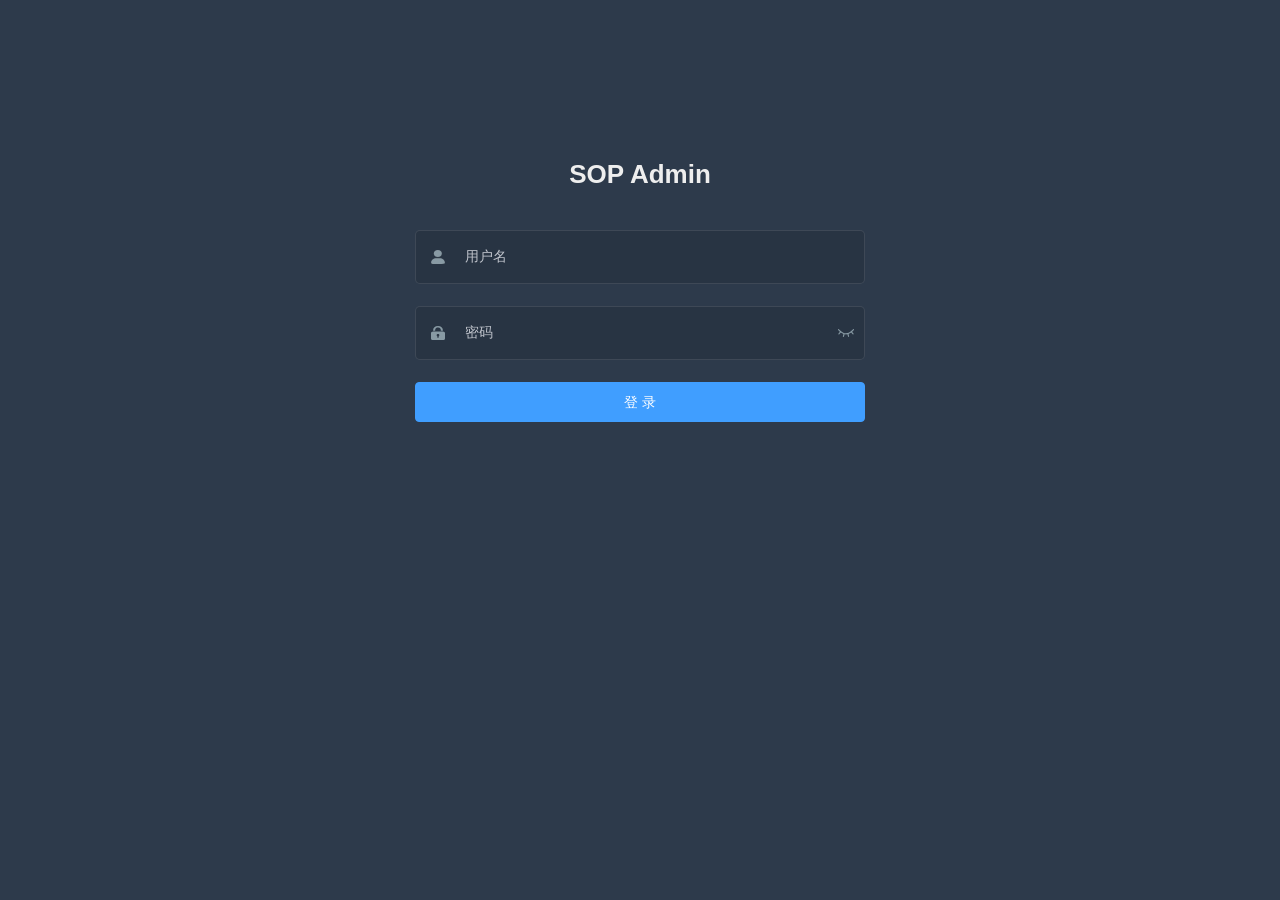
<file: sop-admin/sop-admin-server/src/main/resources/public/index.html>
<!DOCTYPE html><html><head><meta charset=utf-8><meta http-equiv=X-UA-Compatible content="IE=edge,chrome=1"><meta name=viewport content="width=device-width,initial-scale=1,maximum-scale=1,user-scalable=no"><link rel=icon href=favicon.ico><title>SOP Admin</title><link href=static/css/chunk-elementUI.81cf475c.css rel=stylesheet><link href=static/css/chunk-libs.3dfb7769.css rel=stylesheet><link href=static/css/app.5c572c03.css rel=stylesheet></head><body><noscript><strong>We're sorry but SOP Admin doesn't work properly without JavaScript enabled. Please enable it to continue.</strong></noscript><div id=app></div><script>(function(e){function n(n){for(var r,c,a=n[0],f=n[1],i=n[2],d=0,l=[];d<a.length;d++)c=a[d],u[c]&&l.push(u[c][0]),u[c]=0;for(r in f)Object.prototype.hasOwnProperty.call(f,r)&&(e[r]=f[r]);h&&h(n);while(l.length)l.shift()();return o.push.apply(o,i||[]),t()}function t(){for(var e,n=0;n<o.length;n++){for(var t=o[n],r=!0,c=1;c<t.length;c++){var a=t[c];0!==u[a]&&(r=!1)}r&&(o.splice(n--,1),e=f(f.s=t[0]))}return e}var r={},c={runtime:0},u={runtime:0},o=[];function a(e){return f.p+"static/js/"+({}[e]||e)+"."+{"chunk-25908fca":"eac43cde","chunk-2c1f2e8f":"f092c0a0","chunk-2d0d32e7":"e7c489be","chunk-2d2085ef":"91d75f3c","chunk-2d221c34":"20057287","chunk-30c6c34f":"b288bbf5","chunk-4de1c2b6":"e74e3d03","chunk-73b2dcec":"60c5d8e9","chunk-9b31c83a":"494fc338","chunk-9f479afe":"2093f9d0","chunk-c3ce42fe":"9517b588"}[e]+".js"}function f(n){if(r[n])return r[n].exports;var t=r[n]={i:n,l:!1,exports:{}};return e[n].call(t.exports,t,t.exports,f),t.l=!0,t.exports}f.e=function(e){var n=[],t={"chunk-25908fca":1,"chunk-2c1f2e8f":1,"chunk-30c6c34f":1,"chunk-4de1c2b6":1,"chunk-73b2dcec":1,"chunk-9b31c83a":1,"chunk-c3ce42fe":1};c[e]?n.push(c[e]):0!==c[e]&&t[e]&&n.push(c[e]=new Promise(function(n,t){for(var r="static/css/"+({}[e]||e)+"."+{"chunk-25908fca":"a66354ec","chunk-2c1f2e8f":"0314067f","chunk-2d0d32e7":"31d6cfe0","chunk-2d2085ef":"31d6cfe0","chunk-2d221c34":"31d6cfe0","chunk-30c6c34f":"3b12267b","chunk-4de1c2b6":"a37cd815","chunk-73b2dcec":"ed391cc5","chunk-9b31c83a":"c4612b4a","chunk-9f479afe":"31d6cfe0","chunk-c3ce42fe":"6b789903"}[e]+".css",u=f.p+r,o=document.getElementsByTagName("link"),a=0;a<o.length;a++){var i=o[a],d=i.getAttribute("data-href")||i.getAttribute("href");if("stylesheet"===i.rel&&(d===r||d===u))return n()}var l=document.getElementsByTagName("style");for(a=0;a<l.length;a++){i=l[a],d=i.getAttribute("data-href");if(d===r||d===u)return n()}var h=document.createElement("link");h.rel="stylesheet",h.type="text/css",h.onload=n,h.onerror=function(n){var r=n&&n.target&&n.target.src||u,o=new Error("Loading CSS chunk "+e+" failed.\n("+r+")");o.code="CSS_CHUNK_LOAD_FAILED",o.request=r,delete c[e],h.parentNode.removeChild(h),t(o)},h.href=u;var s=document.getElementsByTagName("head")[0];s.appendChild(h)}).then(function(){c[e]=0}));var r=u[e];if(0!==r)if(r)n.push(r[2]);else{var o=new Promise(function(n,t){r=u[e]=[n,t]});n.push(r[2]=o);var i,d=document.createElement("script");d.charset="utf-8",d.timeout=120,f.nc&&d.setAttribute("nonce",f.nc),d.src=a(e),i=function(n){d.onerror=d.onload=null,clearTimeout(l);var t=u[e];if(0!==t){if(t){var r=n&&("load"===n.type?"missing":n.type),c=n&&n.target&&n.target.src,o=new Error("Loading chunk "+e+" failed.\n("+r+": "+c+")");o.type=r,o.request=c,t[1](o)}u[e]=void 0}};var l=setTimeout(function(){i({type:"timeout",target:d})},12e4);d.onerror=d.onload=i,document.head.appendChild(d)}return Promise.all(n)},f.m=e,f.c=r,f.d=function(e,n,t){f.o(e,n)||Object.defineProperty(e,n,{enumerable:!0,get:t})},f.r=function(e){"undefined"!==typeof Symbol&&Symbol.toStringTag&&Object.defineProperty(e,Symbol.toStringTag,{value:"Module"}),Object.defineProperty(e,"__esModule",{value:!0})},f.t=function(e,n){if(1&n&&(e=f(e)),8&n)return e;if(4&n&&"object"===typeof e&&e&&e.__esModule)return e;var t=Object.create(null);if(f.r(t),Object.defineProperty(t,"default",{enumerable:!0,value:e}),2&n&&"string"!=typeof e)for(var r in e)f.d(t,r,function(n){return e[n]}.bind(null,r));return t},f.n=function(e){var n=e&&e.__esModule?function(){return e["default"]}:function(){return e};return f.d(n,"a",n),n},f.o=function(e,n){return Object.prototype.hasOwnProperty.call(e,n)},f.p="",f.oe=function(e){throw console.error(e),e};var i=window["webpackJsonp"]=window["webpackJsonp"]||[],d=i.push.bind(i);i.push=n,i=i.slice();for(var l=0;l<i.length;l++)n(i[l]);var h=d;t()})([]);</script><script src=static/js/chunk-elementUI.298ac98c.js></script><script src=static/js/chunk-libs.75deb05f.js></script><script src=static/js/app.f323bdd7.js></script></body></html>
</file>
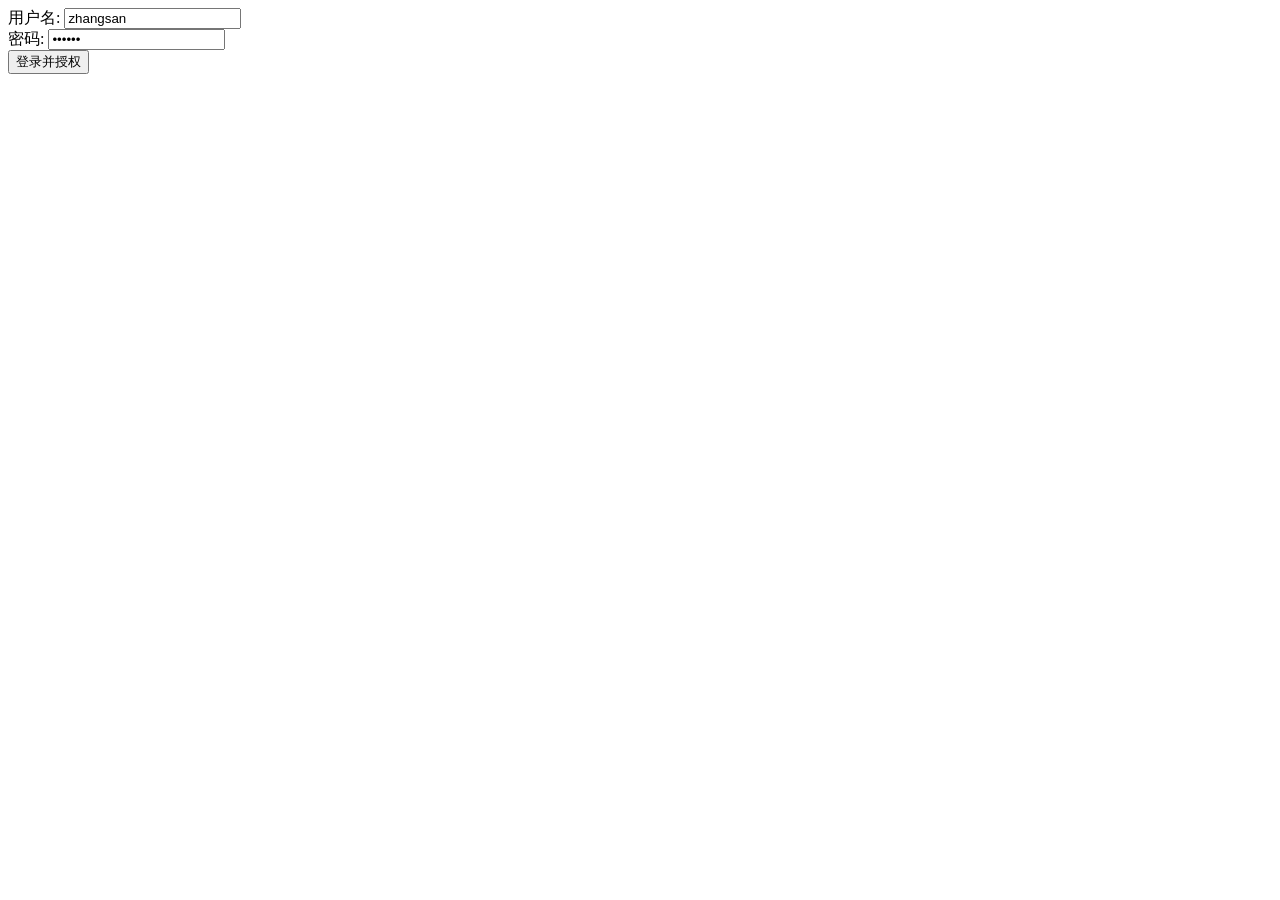
<file: sop-auth/src/main/resources/templates/oauth2login.html>
<!DOCTYPE html>
<html xmlns="http://www.w3.org/1999/xhtml"
	xmlns:th="http://www.thymeleaf.org"
	xmlns:sec="http://www.thymeleaf.org/thymeleaf-extras-springsecurity3">
<head>
<title>用户登录</title>
</head>
<body>
	<div th:if="${error}" style="color: red;"><span th:text="${error}"></span></div>
	<form th:action="@{/oauth2/authorize}" method="post">
	   <input name="response_type" type="hidden" th:value="${response_type}"/>
	   <input name="client_id" type="hidden" th:value="${client_id}"/>
	   <input name="redirect_uri" type="hidden" th:value="${redirect_uri}"/>
		用户名: <input type="text" name="username" value="zhangsan"/> <br/>
		密码: <input type="password" name="password" value="123456"/> <br/>
		<button type="submit">登录并授权</button>
	</form>
</body>
</html>
</file>
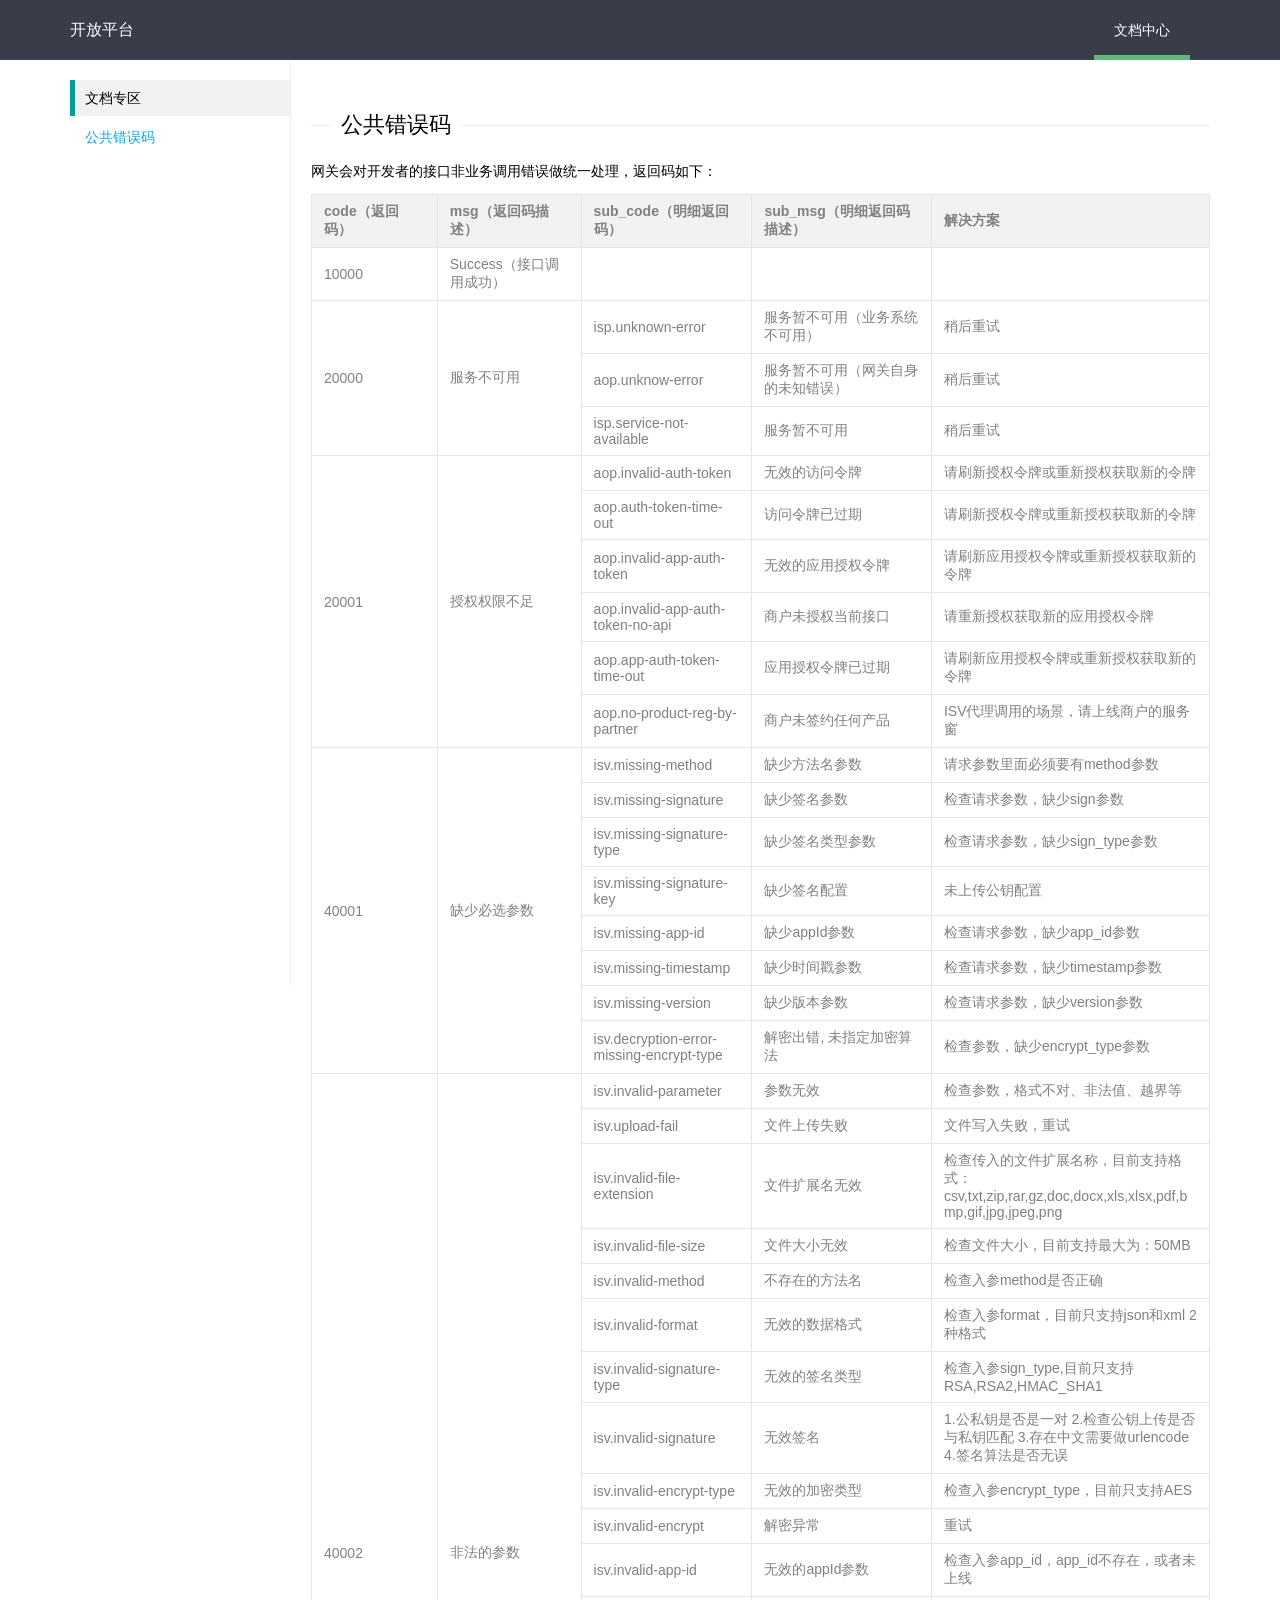
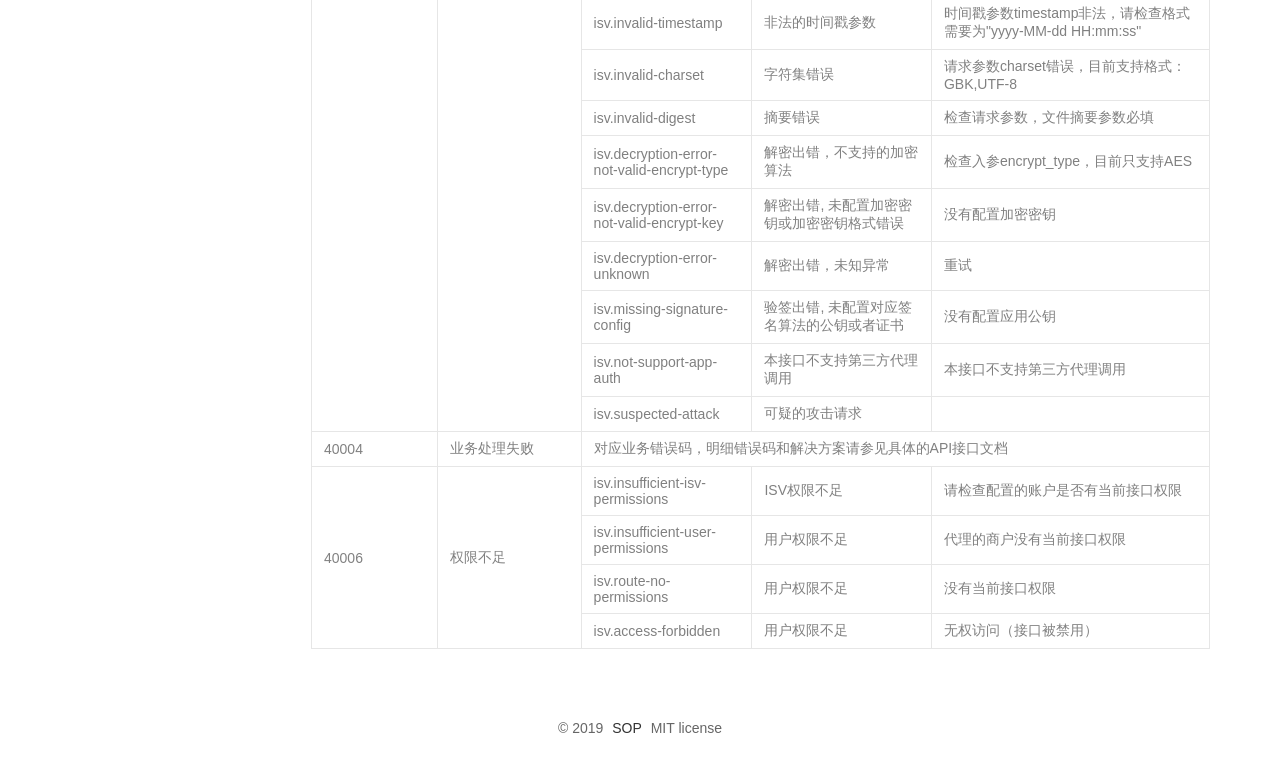
<file: sop-website/src/main/resources/public/pages/doc/code.html>
<html data-find="_6">
<head>
    <script src="https://www.googletagservices.com/activeview/js/current/osd.js?cb=%2Fr20100101"></script>
    <meta charset="utf-8">
    <title>返回状态码</title>
    <meta name="renderer" content="webkit">
    <meta http-equiv="X-UA-Compatible" content="IE=edge,chrome=1">
    <meta name="viewport" content="width=device-width, initial-scale=1, maximum-scale=1">
    <meta name="apple-mobile-web-app-status-bar-style" content="black">
    <meta name="apple-mobile-web-app-capable" content="yes">
    <meta name="format-detection" content="telephone=no">

    <link rel="stylesheet" href="../../assets/lib/layui/css/layui.css" media="all">
    <link rel="stylesheet" href="../../assets/css/global.css" media="all">
    <link id="layuicss-skincodecss" rel="stylesheet" href="../../assets/lib/layui/css/modules/code.css" media="all">
    <link id="layuicss-layer" rel="stylesheet" href="../../assets/lib/layui/css/modules/layer/default/layer.css?v=3.1.1"
          media="all">
    <style type="text/css">
        .site-content table {
            border-collapse: collapse;
            border-spacing: 0;
            empty-cells: show;
            vertical-align: top;
            width: 100%;
            overflow-x: auto;
            overflow-y: hidden;
            -webkit-overflow-scrolling: touch;
            margin: 12px 0 24px;
        }
        .site-content table + p {
            margin-top: 24px;
        }
        .site-content table th,
        .site-content table td {
            padding: 8px 12px;
            font-size: 14px;
            text-align: left;
            word-break: break-word;
            word-wrap: break-word;
            min-width: 100px;
            color: gray;
        }
        .site-content table thead tr{
            background-color: #f2f2f2;
        }
        .site-content table thead td,
        .site-content table tbody td{
            border-bottom: 1px solid #e6e6e6;
            border-left: 1px solid #e6e6e6;
            border-right: 1px solid #e6e6e6;
            border-top: 1px solid #e6e6e6;
        }
    </style>
</head>
<body data-find="_5">

<div class="layui-header header header-doc" spring="">
    <div class="layui-main">
        <a class="logo" href="#" style="color: #ffffff">
            开放平台
        </a>
        <ul class="layui-nav">
            <li class="layui-nav-item layui-this">
                <a href="doc.html">文档中心<!--  --></a>
            </li>

            <span class="layui-nav-bar" style="left: 162px; top: 55px; width: 0px; opacity: 0;"></span>
        </ul>
    </div>
</div>
<!-- 让IE8/9支持媒体查询，从而兼容栅格 -->
<!--[if lt IE 9]>
<script src="https://cdn.staticfile.org/html5shiv/r29/html5.min.js"></script>
<script src="https://cdn.staticfile.org/respond.js/1.4.2/respond.min.js"></script>
<![endif]-->
<div class="layui-main site-inline">
    <div class="site-tree">
        <ul id="docItemTree" class="layui-tree">
            <li><h2 class="docModule">文档专区</h2></li>
            <li class="site-tree-noicon layui-this">
                <a href="#">
                    <cite>公共错误码</cite>
                </a>
            </li>
        </ul>
    </div>

    <div class="site-content">
        <div class="site-title">
            <fieldset class="layui-elem-field layui-field-title site-title">
                <legend>公共错误码</legend>
            </fieldset>
        </div>
        <div class="site-text">
            <p>网关会对开发者的接口非业务调用错误做统一处理，返回码如下：</p>
            <table>
                <thead>

                <tr>
                    <td rowspan="1" colspan="1">
                        <div><strong>code（返回码）</strong></div>
                    </td>
                    <td rowspan="1" colspan="1">
                        <div><strong>msg（返回码描述）</strong></div>
                    </td>
                    <td rowspan="1" colspan="1">
                        <div><strong>sub_code（明细返回码）</strong></div>
                    </td>
                    <td rowspan="1" colspan="1">
                        <div><strong>sub_msg（明细返回码描述）</strong></div>
                    </td>
                    <td rowspan="1" colspan="1">
                        <div><strong>解决方案</strong></div>
                    </td>
                </tr>
                </thead>

                <tbody>
                <tr>
                    <td rowspan="1" colspan="1">
                        <div>10000</div>
                    </td>
                    <td rowspan="1" colspan="1">
                        <div>Success（接口调用成功）</div>
                    </td>
                    <td rowspan="1" colspan="1">
                        <div>&nbsp;</div>
                    </td>
                    <td rowspan="1" colspan="1">
                        <div>&nbsp;</div>
                    </td>
                    <td rowspan="1" colspan="1">
                        <div>&nbsp;</div>
                    </td>
                </tr>
                <tr>
                    <td rowspan="3" colspan="1">
                        <div>20000</div>
                    </td>
                    <td rowspan="3" colspan="1">
                        <div>服务不可用</div>
                    </td>
                    <td rowspan="1" colspan="1">
                        <div>isp.unknown-error</div>
                    </td>
                    <td rowspan="1" colspan="1">
                        <div>服务暂不可用（业务系统不可用）</div>
                    </td>
                    <td rowspan="1" colspan="1">
                        <div>稍后重试</div>
                    </td>
                </tr>
                <tr>
                    <td rowspan="1" colspan="1">
                        <div>aop.unknow-error</div>
                    </td>
                    <td rowspan="1" colspan="1">
                        <div>服务暂不可用（网关自身的未知错误）</div>
                    </td>
                    <td rowspan="1" colspan="1">
                        <div>稍后重试</div>
                    </td>
                </tr>
                <tr>
                    <td rowspan="1" colspan="1">
                        <div>isp.service-not-available</div>
                    </td>
                    <td rowspan="1" colspan="1">
                        <div>服务暂不可用</div>
                    </td>
                    <td rowspan="1" colspan="1">
                        <div>稍后重试</div>
                    </td>
                </tr>
                <tr>
                    <td rowspan="6" colspan="1">
                        <div>20001</div>
                    </td>
                    <td rowspan="6" colspan="1">
                        <div>授权权限不足</div>
                    </td>
                    <td rowspan="1" colspan="1">
                        <div>aop.invalid-auth-token</div>
                    </td>
                    <td rowspan="1" colspan="1">
                        <div>无效的访问令牌</div>
                    </td>
                    <td rowspan="1" colspan="1">
                        <div>请刷新授权令牌或重新授权获取新的令牌</div>
                    </td>
                </tr>
                <tr>
                    <td rowspan="1" colspan="1">
                        <div>aop.auth-token-time-out</div>
                    </td>
                    <td rowspan="1" colspan="1">
                        <div>访问令牌已过期</div>
                    </td>
                    <td rowspan="1" colspan="1">
                        <div>请刷新授权令牌或重新授权获取新的令牌</div>
                    </td>
                </tr>
                <tr>
                    <td rowspan="1" colspan="1">
                        <div>aop.invalid-app-auth-token</div>
                    </td>
                    <td rowspan="1" colspan="1">
                        <div>无效的应用授权令牌</div>
                    </td>
                    <td rowspan="1" colspan="1">
                        <div>请刷新应用授权令牌或重新授权获取新的令牌</div>
                    </td>
                </tr>
                <tr>
                    <td rowspan="1" colspan="1">
                        <div>aop.invalid-app-auth-token-no-api</div>
                    </td>
                    <td rowspan="1" colspan="1">
                        <div>商户未授权当前接口</div>
                    </td>
                    <td rowspan="1" colspan="1">
                        <div>请重新授权获取新的应用授权令牌</div>
                    </td>
                </tr>
                <tr>
                    <td rowspan="1" colspan="1">
                        <div>aop.app-auth-token-time-out</div>
                    </td>
                    <td rowspan="1" colspan="1">
                        <div>应用授权令牌已过期</div>
                    </td>
                    <td rowspan="1" colspan="1">
                        <div>请刷新应用授权令牌或重新授权获取新的令牌</div>
                    </td>
                </tr>
                <tr>
                    <td rowspan="1" colspan="1">
                        <div>aop.no-product-reg-by-partner</div>
                    </td>
                    <td rowspan="1" colspan="1">
                        <div>商户未签约任何产品</div>
                    </td>
                    <td rowspan="1" colspan="1">
                        <div>ISV代理调用的场景，请上线商户的服务窗</div>
                    </td>
                </tr>
                <tr>
                    <td rowspan="8" colspan="1">
                        <div>40001</div>
                    </td>
                    <td rowspan="8" colspan="1">
                        <div>缺少必选参数</div>
                    </td>
                    <td rowspan="1" colspan="1">
                        <div>isv.missing-method</div>
                    </td>
                    <td rowspan="1" colspan="1">
                        <div>缺少方法名参数</div>
                    </td>
                    <td rowspan="1" colspan="1">
                        <div>请求参数里面必须要有method参数</div>
                    </td>
                </tr>
                <tr>
                    <td rowspan="1" colspan="1">
                        <div>isv.missing-signature</div>
                    </td>
                    <td rowspan="1" colspan="1">
                        <div>缺少签名参数</div>
                    </td>
                    <td rowspan="1" colspan="1">
                        <div>检查请求参数，缺少sign参数</div>
                    </td>
                </tr>
                <tr>
                    <td rowspan="1" colspan="1">
                        <div>isv.missing-signature-type</div>
                    </td>
                    <td rowspan="1" colspan="1">
                        <div>缺少签名类型参数</div>
                    </td>
                    <td rowspan="1" colspan="1">
                        <div>检查请求参数，缺少sign_type参数</div>
                    </td>
                </tr>
                <tr>
                    <td rowspan="1" colspan="1">
                        <div>isv.missing-signature-key</div>
                    </td>
                    <td rowspan="1" colspan="1">
                        <div>缺少签名配置</div>
                    </td>
                    <td rowspan="1" colspan="1">
                        <div>未上传公钥配置</div>
                    </td>
                </tr>
                <tr>
                    <td rowspan="1" colspan="1">
                        <div>isv.missing-app-id</div>
                    </td>
                    <td rowspan="1" colspan="1">
                        <div>缺少appId参数</div>
                    </td>
                    <td rowspan="1" colspan="1">
                        <div>检查请求参数，缺少app_id参数</div>
                    </td>
                </tr>
                <tr>
                    <td rowspan="1" colspan="1">
                        <div>isv.missing-timestamp</div>
                    </td>
                    <td rowspan="1" colspan="1">
                        <div>缺少时间戳参数</div>
                    </td>
                    <td rowspan="1" colspan="1">
                        <div>检查请求参数，缺少timestamp参数</div>
                    </td>
                </tr>
                <tr>
                    <td rowspan="1" colspan="1">
                        <div>isv.missing-version</div>
                    </td>
                    <td rowspan="1" colspan="1">
                        <div>缺少版本参数</div>
                    </td>
                    <td rowspan="1" colspan="1">
                        <div>检查请求参数，缺少version参数</div>
                    </td>
                </tr>
                <tr>
                    <td rowspan="1" colspan="1">
                        <div>isv.decryption-error-missing-encrypt-type</div>
                    </td>
                    <td rowspan="1" colspan="1">
                        <div>解密出错, 未指定加密算法</div>
                    </td>
                    <td rowspan="1" colspan="1">
                        <div>检查参数，缺少encrypt_type参数</div>
                    </td>
                </tr>
                <tr>
                    <td rowspan="20" colspan="1">
                        <div>40002</div>
                    </td>
                    <td rowspan="20" colspan="1">
                        <div>非法的参数</div>
                    </td>
                    <td rowspan="1" colspan="1">
                        <div>isv.invalid-parameter</div>
                    </td>
                    <td rowspan="1" colspan="1">
                        <div>参数无效</div>
                    </td>
                    <td rowspan="1" colspan="1">
                        <div>检查参数，格式不对、非法值、越界等</div>
                    </td>
                </tr>
                <tr>
                    <td rowspan="1" colspan="1">
                        <div>isv.upload-fail</div>
                    </td>
                    <td rowspan="1" colspan="1">
                        <div>文件上传失败</div>
                    </td>
                    <td rowspan="1" colspan="1">
                        <div>文件写入失败，重试</div>
                    </td>
                </tr>
                <tr>
                    <td rowspan="1" colspan="1">
                        <div>isv.invalid-file-extension</div>
                    </td>
                    <td rowspan="1" colspan="1">
                        <div>文件扩展名无效</div>
                    </td>
                    <td rowspan="1" colspan="1">
                        <div>检查传入的文件扩展名称，目前支持格式：csv,txt,zip,rar,gz,doc,docx,xls,xlsx,pdf,bmp,gif,jpg,jpeg,png</div>
                    </td>
                </tr>
                <tr>
                    <td rowspan="1" colspan="1">
                        <div>isv.invalid-file-size</div>
                    </td>
                    <td rowspan="1" colspan="1">
                        <div>文件大小无效</div>
                    </td>
                    <td rowspan="1" colspan="1">
                        <div>检查文件大小，目前支持最大为：50MB&nbsp;</div>
                    </td>
                </tr>
                <tr>
                    <td rowspan="1" colspan="1">
                        <div>isv.invalid-method</div>
                    </td>
                    <td rowspan="1" colspan="1">
                        <div>不存在的方法名</div>
                    </td>
                    <td rowspan="1" colspan="1">
                        <div>检查入参method是否正确</div>
                    </td>
                </tr>
                <tr>
                    <td rowspan="1" colspan="1">
                        <div>isv.invalid-format</div>
                    </td>
                    <td rowspan="1" colspan="1">
                        <div>无效的数据格式</div>
                    </td>
                    <td rowspan="1" colspan="1">
                        <div>检查入参format，目前只支持json和xml 2种格式</div>
                    </td>
                </tr>
                <tr>
                    <td rowspan="1" colspan="1">
                        <div>isv.invalid-signature-type</div>
                    </td>
                    <td rowspan="1" colspan="1">
                        <div>无效的签名类型</div>
                    </td>
                    <td rowspan="1" colspan="1">
                        <div>检查入参sign_type,目前只支持RSA,RSA2,HMAC_SHA1</div>
                    </td>
                </tr>
                <tr>
                    <td rowspan="1" colspan="1">
                        <div>isv.invalid-signature</div>
                    </td>
                    <td rowspan="1" colspan="1">
                        <div>无效签名</div>
                    </td>
                    <td rowspan="1" colspan="1">
                        <div>1.公私钥是否是一对 2.检查公钥上传是否与私钥匹配 3.存在中文需要做urlencode 4.签名算法是否无误
                        </div>
                    </td>
                </tr>
                <tr>
                    <td rowspan="1" colspan="1">
                        <div>isv.invalid-encrypt-type</div>
                    </td>
                    <td rowspan="1" colspan="1">
                        <div>无效的加密类型</div>
                    </td>
                    <td rowspan="1" colspan="1">
                        <div>检查入参encrypt_type，目前只支持AES</div>
                    </td>
                </tr>
                <tr>
                    <td rowspan="1" colspan="1">
                        <div>isv.invalid-encrypt</div>
                    </td>
                    <td rowspan="1" colspan="1">
                        <div>解密异常</div>
                    </td>
                    <td rowspan="1" colspan="1">
                        <div>重试</div>
                    </td>
                </tr>
                <tr>
                    <td rowspan="1" colspan="1">
                        <div>isv.invalid-app-id</div>
                    </td>
                    <td rowspan="1" colspan="1">
                        <div>无效的appId参数</div>
                    </td>
                    <td rowspan="1" colspan="1">
                        <div>检查入参app_id，app_id不存在，或者未上线</div>
                    </td>
                </tr>
                <tr>
                    <td rowspan="1" colspan="1">
                        <div>isv.invalid-timestamp</div>
                    </td>
                    <td rowspan="1" colspan="1">
                        <div>非法的时间戳参数</div>
                    </td>
                    <td rowspan="1" colspan="1">
                        <div>时间戳参数timestamp非法，请检查格式需要为"yyyy-MM-dd HH:mm:ss"</div>
                    </td>
                </tr>
                <tr>
                    <td rowspan="1" colspan="1">
                        <div>isv.invalid-charset</div>
                    </td>
                    <td rowspan="1" colspan="1">
                        <div>字符集错误</div>
                    </td>
                    <td rowspan="1" colspan="1">
                        <div>请求参数charset错误，目前支持格式：GBK,UTF-8</div>
                    </td>
                </tr>
                <tr>
                    <td rowspan="1" colspan="1">
                        <div>isv.invalid-digest</div>
                    </td>
                    <td rowspan="1" colspan="1">
                        <div>摘要错误</div>
                    </td>
                    <td rowspan="1" colspan="1">
                        <div>检查请求参数，文件摘要参数必填</div>
                    </td>
                </tr>
                <tr>
                    <td rowspan="1" colspan="1">
                        <div>isv.decryption-error-not-valid-encrypt-type</div>
                    </td>
                    <td rowspan="1" colspan="1">
                        <div>解密出错，不支持的加密算法</div>
                    </td>
                    <td rowspan="1" colspan="1">
                        <div>检查入参encrypt_type，目前只支持AES</div>
                    </td>
                </tr>
                <tr>
                    <td rowspan="1" colspan="1">
                        <div>isv.decryption-error-not-valid-encrypt-key</div>
                    </td>
                    <td rowspan="1" colspan="1">
                        <div>解密出错, 未配置加密密钥或加密密钥格式错误</div>
                    </td>
                    <td rowspan="1" colspan="1">
                        <div>没有配置加密密钥</div>
                    </td>
                </tr>
                <tr>
                    <td rowspan="1" colspan="1">
                        <div>isv.decryption-error-unknown</div>
                    </td>
                    <td rowspan="1" colspan="1">
                        <div>解密出错，未知异常</div>
                    </td>
                    <td rowspan="1" colspan="1">
                        <div>重试</div>
                    </td>
                </tr>
                <tr>
                    <td rowspan="1" colspan="1">
                        <div>isv.missing-signature-config</div>
                    </td>
                    <td rowspan="1" colspan="1">
                        <div>验签出错, 未配置对应签名算法的公钥或者证书</div>
                    </td>
                    <td rowspan="1" colspan="1">
                        <div>没有配置应用公钥</div>
                    </td>
                </tr>
                <tr>
                    <td rowspan="1" colspan="1">
                        <div>isv.not-support-app-auth</div>
                    </td>
                    <td rowspan="1" colspan="1">
                        <div>本接口不支持第三方代理调用</div>
                    </td>
                    <td rowspan="1" colspan="1">
                        <div>本接口不支持第三方代理调用</div>
                    </td>
                </tr>
                <tr height="34px">
                    <td rowspan="1" colspan="1">
                        <div>isv.suspected-attack</div>
                    </td>
                    <td rowspan="1" colspan="1">
                        <div>可疑的攻击请求</div>
                    </td>
                    <td rowspan="1" colspan="1">
                    </td>
                </tr>
                <tr>
                    <td rowspan="1" colspan="1">
                        <div>40004</div>
                    </td>
                    <td rowspan="1" colspan="1">
                        <div>业务处理失败</div>
                    </td>
                    <td rowspan="1" colspan="3">
                        <div>对应业务错误码，明细错误码和解决方案请参见具体的API接口文档</div>
                    </td>
                </tr>
                <tr>
                    <td rowspan="4" colspan="1">
                        <div>40006</div>
                    </td>
                    <td rowspan="4" colspan="1">
                        <div>权限不足</div>
                    </td>
                    <td rowspan="1" colspan="1">
                        <div>isv.insufficient-isv-permissions</div>
                    </td>
                    <td rowspan="1" colspan="1">
                        <div>ISV权限不足</div>
                    </td>
                    <td rowspan="1" colspan="1">
                        <div>请检查配置的账户是否有当前接口权限</div>
                    </td>
                </tr>
                <tr>
                    <td rowspan="1" colspan="1">
                        <div>isv.insufficient-user-permissions</div>
                    </td>
                    <td rowspan="1" colspan="1">
                        <div>用户权限不足</div>
                    </td>
                    <td rowspan="1" colspan="1">
                        <div>代理的商户没有当前接口权限</div>
                    </td>
                </tr>
                <tr>
                    <td rowspan="1" colspan="1">
                        <div>isv.route-no-permissions</div>
                    </td>
                    <td rowspan="1" colspan="1">
                        <div>用户权限不足</div>
                    </td>
                    <td rowspan="1" colspan="1">
                        <div>没有当前接口权限</div>
                    </td>
                </tr>
                <tr>
                    <td rowspan="1" colspan="1">
                        <div>isv.access-forbidden</div>
                    </td>
                    <td rowspan="1" colspan="1">
                        <div>用户权限不足</div>
                    </td>
                    <td rowspan="1" colspan="1">
                        <div>无权访问（接口被禁用）</div>
                    </td>
                </tr>
                </tbody>
            </table>
        </div>
    </div>
</div><!-- layui-main end~ -->
<div class="layui-footer footer footer-doc">
    <div class="layui-main">
        <p>© 2019 <a href="https://gitee.com/durcframework/SOP" target="_blank">SOP</a> MIT license</p>
    </div>
</div>
<script src="../../assets/lib/layui/layui.js" charset="utf-8"></script>
<script src="../../config/config.js" charset="utf-8"></script>
<script src="../../assets/lib/jquery/3.2.1/jquery.min.js" charset="utf-8"></script>
<script>
    layui.use('code', function(){ //加载code模块
        layui.code(); //引用code方法
    });
</script>
</body>
</html>
</file>
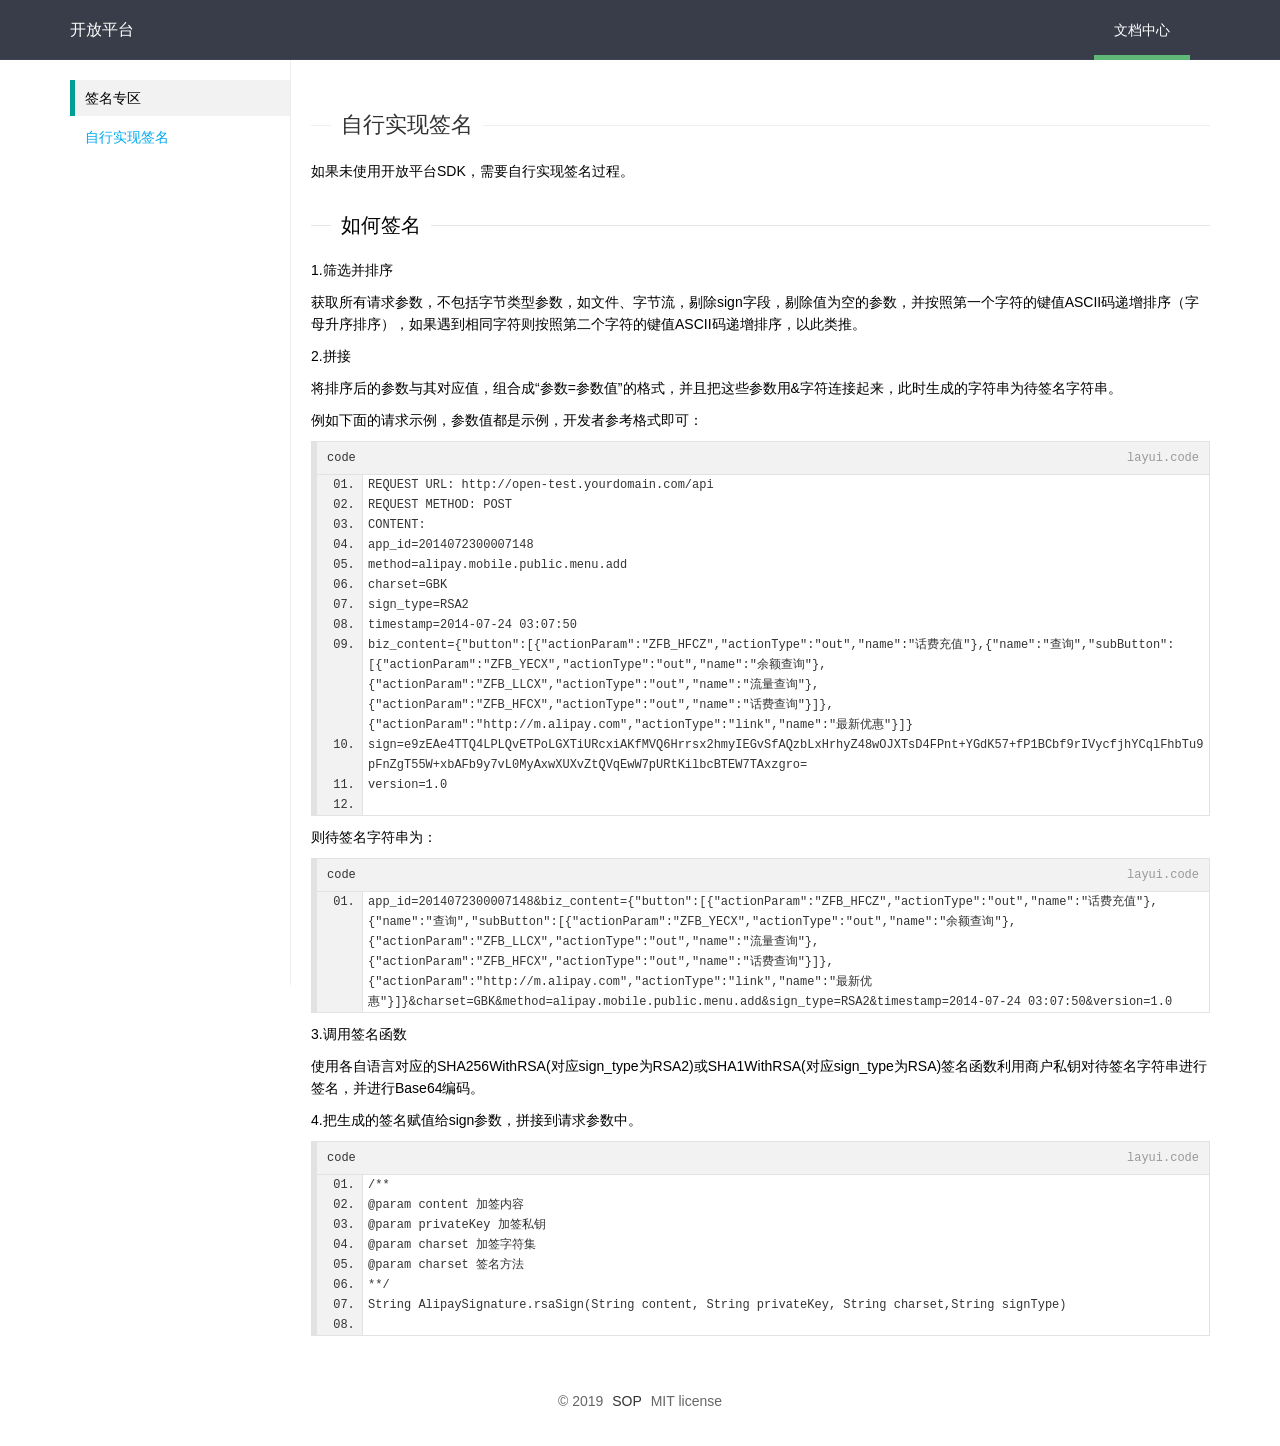
<file: sop-website/src/main/resources/public/pages/doc/sign.html>
<html data-find="_6">
<head>
    <script src="https://www.googletagservices.com/activeview/js/current/osd.js?cb=%2Fr20100101"></script>
    <meta charset="utf-8">
    <title>签名</title>
    <meta name="renderer" content="webkit">
    <meta http-equiv="X-UA-Compatible" content="IE=edge,chrome=1">
    <meta name="viewport" content="width=device-width, initial-scale=1, maximum-scale=1">
    <meta name="apple-mobile-web-app-status-bar-style" content="black">
    <meta name="apple-mobile-web-app-capable" content="yes">
    <meta name="format-detection" content="telephone=no">

    <link rel="stylesheet" href="../../assets/lib/layui/css/layui.css" media="all">
    <link rel="stylesheet" href="../../assets/css/global.css" media="all">
    <link id="layuicss-skincodecss" rel="stylesheet" href="../../assets/lib/layui/css/modules/code.css" media="all">
    <link id="layuicss-layer" rel="stylesheet" href="../../assets/lib/layui/css/modules/layer/default/layer.css?v=3.1.1"
          media="all">
    <style type="text/css">

    </style>
</head>
<body data-find="_5">

<div class="layui-header header header-doc" spring="">
    <div class="layui-main">
        <a class="logo" href="#" style="color: #ffffff">
            开放平台
        </a>
        <ul class="layui-nav">
            <li class="layui-nav-item layui-this">
                <a href="doc.html">文档中心<!--  --></a>
            </li>

            <span class="layui-nav-bar" style="left: 162px; top: 55px; width: 0px; opacity: 0;"></span>
        </ul>
    </div>
</div>
<!-- 让IE8/9支持媒体查询，从而兼容栅格 -->
<!--[if lt IE 9]>
<script src="https://cdn.staticfile.org/html5shiv/r29/html5.min.js"></script>
<script src="https://cdn.staticfile.org/respond.js/1.4.2/respond.min.js"></script>
<![endif]-->
<div class="layui-main site-inline">
    <div class="site-tree">
        <ul id="docItemTree" class="layui-tree">
            <li><h2 class="docModule">签名专区</h2></li>
            <li class="site-tree-noicon layui-this">
                <a href="#">
                    <cite>自行实现签名</cite>
                </a>
            </li>
        </ul>
    </div>

    <div class="site-content">
        <div class="site-title">
            <fieldset class="layui-elem-field layui-field-title site-title">
                <legend><a name="use">自行实现签名</a></legend>
            </fieldset>
        </div>
        <div class="site-text">
            <p>如果未使用开放平台SDK，需要自行实现签名过程。</p>

            <fieldset class="layui-elem-field layui-field-title site-title">
                <legend>如何签名</legend>
            </fieldset>
            <p>1.筛选并排序</p>
            <p>
                获取所有请求参数，不包括字节类型参数，如文件、字节流，剔除sign字段，剔除值为空的参数，并按照第一个字符的键值ASCII码递增排序（字母升序排序），如果遇到相同字符则按照第二个字符的键值ASCII码递增排序，以此类推。</p>
            <p>2.拼接</p>
            <p>将排序后的参数与其对应值，组合成“参数=参数值”的格式，并且把这些参数用&amp;字符连接起来，此时生成的字符串为待签名字符串。</p>
            <p>例如下面的请求示例，参数值都是示例，开发者参考格式即可：</p>
            <pre class="layui-code">REQUEST URL: http://open-test.yourdomain.com/api
REQUEST METHOD: POST
CONTENT:
app_id=2014072300007148
method=alipay.mobile.public.menu.add
charset=GBK
sign_type=RSA2
timestamp=2014-07-24 03:07:50
biz_content={"button":[{"actionParam":"ZFB_HFCZ","actionType":"out","name":"话费充值"},{"name":"查询","subButton":[{"actionParam":"ZFB_YECX","actionType":"out","name":"余额查询"},{"actionParam":"ZFB_LLCX","actionType":"out","name":"流量查询"},{"actionParam":"ZFB_HFCX","actionType":"out","name":"话费查询"}]},{"actionParam":"http://m.alipay.com","actionType":"link","name":"最新优惠"}]}
sign=e9zEAe4TTQ4LPLQvETPoLGXTiURcxiAKfMVQ6Hrrsx2hmyIEGvSfAQzbLxHrhyZ48wOJXTsD4FPnt+YGdK57+fP1BCbf9rIVycfjhYCqlFhbTu9pFnZgT55W+xbAFb9y7vL0MyAxwXUXvZtQVqEwW7pURtKilbcBTEW7TAxzgro=
version=1.0
</pre>
            <p>则待签名字符串为：</p>
            <pre class="layui-code">app_id=2014072300007148&amp;biz_content={"button":[{"actionParam":"ZFB_HFCZ","actionType":"out","name":"话费充值"},{"name":"查询","subButton":[{"actionParam":"ZFB_YECX","actionType":"out","name":"余额查询"},{"actionParam":"ZFB_LLCX","actionType":"out","name":"流量查询"},{"actionParam":"ZFB_HFCX","actionType":"out","name":"话费查询"}]},{"actionParam":"http://m.alipay.com","actionType":"link","name":"最新优惠"}]}&amp;charset=GBK&amp;method=alipay.mobile.public.menu.add&amp;sign_type=RSA2&amp;timestamp=2014-07-24 03:07:50&amp;version=1.0</pre>
            <p>3.调用签名函数</p>
            <p>
                使用各自语言对应的SHA256WithRSA(对应sign_type为RSA2)或SHA1WithRSA(对应sign_type为RSA)签名函数利用商户私钥对待签名字符串进行签名，并进行Base64编码。</p>
            <p>4.把生成的签名赋值给sign参数，拼接到请求参数中。</p>
            <pre class="layui-code">/**
@param content 加签内容
@param privateKey 加签私钥
@param charset 加签字符集
@param charset 签名方法
**/
String AlipaySignature.rsaSign(String content, String privateKey, String charset,String signType)
</pre>
        </div>
    </div>
</div><!-- layui-main end~ -->
<div class="layui-footer footer footer-doc">
    <div class="layui-main">
        <p>© 2019 <a href="https://gitee.com/durcframework/SOP" target="_blank">SOP</a> MIT license</p>
    </div>
</div>
<script src="../../assets/lib/layui/layui.js" charset="utf-8"></script>
<script src="../../config/config.js" charset="utf-8"></script>
<script src="../../assets/lib/jquery/3.2.1/jquery.min.js" charset="utf-8"></script>
<script>
    layui.use('code', function(){ //加载code模块
        layui.code(); //引用code方法
    });
</script>
</body>
</html>
</file>
<file: sop-website/src/main/resources/public/assets/lib/layui/css/layui.css>
/** layui-v2.4.5 MIT License By https://www.layui.com */
 .layui-inline,img{display:inline-block;vertical-align:middle}h1,h2,h3,h4,h5,h6{font-weight:400}.layui-edge,.layui-header,.layui-inline,.layui-main{position:relative}.layui-elip,.layui-form-checkbox span,.layui-form-pane .layui-form-label{text-overflow:ellipsis;white-space:nowrap}.layui-btn,.layui-edge,.layui-inline,img{vertical-align:middle}.layui-btn,.layui-disabled,.layui-icon,.layui-unselect{-webkit-user-select:none;-ms-user-select:none;-moz-user-select:none}blockquote,body,button,dd,div,dl,dt,form,h1,h2,h3,h4,h5,h6,input,li,ol,p,pre,td,textarea,th,ul{margin:0;padding:0;-webkit-tap-highlight-color:rgba(0,0,0,0)}a:active,a:hover{outline:0}img{border:none}li{list-style:none}table{border-collapse:collapse;border-spacing:0}h4,h5,h6{font-size:100%}button,input,optgroup,option,select,textarea{font-family:inherit;font-size:inherit;font-style:inherit;font-weight:inherit;outline:0}pre{white-space:pre-wrap;white-space:-moz-pre-wrap;white-space:-pre-wrap;white-space:-o-pre-wrap;word-wrap:break-word}body{line-height:24px;font:14px Helvetica Neue,Helvetica,PingFang SC,Tahoma,Arial,sans-serif}hr{height:1px;margin:10px 0;border:0;clear:both}a{color:#333;text-decoration:none}a:hover{color:#777}a cite{font-style:normal;*cursor:pointer}.layui-border-box,.layui-border-box *{box-sizing:border-box}.layui-box,.layui-box *{box-sizing:content-box}.layui-clear{clear:both;*zoom:1}.layui-clear:after{content:'\20';clear:both;*zoom:1;display:block;height:0}.layui-inline{*display:inline;*zoom:1}.layui-edge{display:inline-block;width:0;height:0;border-width:6px;border-style:dashed;border-color:transparent;overflow:hidden}.layui-edge-top{top:-4px;border-bottom-color:#999;border-bottom-style:solid}.layui-edge-right{border-left-color:#999;border-left-style:solid}.layui-edge-bottom{top:2px;border-top-color:#999;border-top-style:solid}.layui-edge-left{border-right-color:#999;border-right-style:solid}.layui-elip{overflow:hidden}.layui-disabled,.layui-disabled:hover{color:#d2d2d2!important;cursor:not-allowed!important}.layui-circle{border-radius:100%}.layui-show{display:block!important}.layui-hide{display:none!important}@font-face{font-family:layui-icon;src:url(../font/iconfont.eot?v=240);src:url(../font/iconfont.eot?v=240#iefix) format('embedded-opentype'),url(../font/iconfont.svg?v=240#iconfont) format('svg'),url(../font/iconfont.woff?v=240) format('woff'),url(../font/iconfont.ttf?v=240) format('truetype')}.layui-icon{font-family:layui-icon!important;font-size:16px;font-style:normal;-webkit-font-smoothing:antialiased;-moz-osx-font-smoothing:grayscale}.layui-icon-reply-fill:before{content:"\e611"}.layui-icon-set-fill:before{content:"\e614"}.layui-icon-menu-fill:before{content:"\e60f"}.layui-icon-search:before{content:"\e615"}.layui-icon-share:before{content:"\e641"}.layui-icon-set-sm:before{content:"\e620"}.layui-icon-engine:before{content:"\e628"}.layui-icon-close:before{content:"\1006"}.layui-icon-close-fill:before{content:"\1007"}.layui-icon-chart-screen:before{content:"\e629"}.layui-icon-star:before{content:"\e600"}.layui-icon-circle-dot:before{content:"\e617"}.layui-icon-chat:before{content:"\e606"}.layui-icon-release:before{content:"\e609"}.layui-icon-list:before{content:"\e60a"}.layui-icon-chart:before{content:"\e62c"}.layui-icon-ok-circle:before{content:"\1005"}.layui-icon-layim-theme:before{content:"\e61b"}.layui-icon-table:before{content:"\e62d"}.layui-icon-right:before{content:"\e602"}.layui-icon-left:before{content:"\e603"}.layui-icon-cart-simple:before{content:"\e698"}.layui-icon-face-cry:before{content:"\e69c"}.layui-icon-face-smile:before{content:"\e6af"}.layui-icon-survey:before{content:"\e6b2"}.layui-icon-tree:before{content:"\e62e"}.layui-icon-upload-circle:before{content:"\e62f"}.layui-icon-add-circle:before{content:"\e61f"}.layui-icon-download-circle:before{content:"\e601"}.layui-icon-templeate-1:before{content:"\e630"}.layui-icon-util:before{content:"\e631"}.layui-icon-face-surprised:before{content:"\e664"}.layui-icon-edit:before{content:"\e642"}.layui-icon-speaker:before{content:"\e645"}.layui-icon-down:before{content:"\e61a"}.layui-icon-file:before{content:"\e621"}.layui-icon-layouts:before{content:"\e632"}.layui-icon-rate-half:before{content:"\e6c9"}.layui-icon-add-circle-fine:before{content:"\e608"}.layui-icon-prev-circle:before{content:"\e633"}.layui-icon-read:before{content:"\e705"}.layui-icon-404:before{content:"\e61c"}.layui-icon-carousel:before{content:"\e634"}.layui-icon-help:before{content:"\e607"}.layui-icon-code-circle:before{content:"\e635"}.layui-icon-water:before{content:"\e636"}.layui-icon-username:before{content:"\e66f"}.layui-icon-find-fill:before{content:"\e670"}.layui-icon-about:before{content:"\e60b"}.layui-icon-location:before{content:"\e715"}.layui-icon-up:before{content:"\e619"}.layui-icon-pause:before{content:"\e651"}.layui-icon-date:before{content:"\e637"}.layui-icon-layim-uploadfile:before{content:"\e61d"}.layui-icon-delete:before{content:"\e640"}.layui-icon-play:before{content:"\e652"}.layui-icon-top:before{content:"\e604"}.layui-icon-friends:before{content:"\e612"}.layui-icon-refresh-3:before{content:"\e9aa"}.layui-icon-ok:before{content:"\e605"}.layui-icon-layer:before{content:"\e638"}.layui-icon-face-smile-fine:before{content:"\e60c"}.layui-icon-dollar:before{content:"\e659"}.layui-icon-group:before{content:"\e613"}.layui-icon-layim-download:before{content:"\e61e"}.layui-icon-picture-fine:before{content:"\e60d"}.layui-icon-link:before{content:"\e64c"}.layui-icon-diamond:before{content:"\e735"}.layui-icon-log:before{content:"\e60e"}.layui-icon-rate-solid:before{content:"\e67a"}.layui-icon-fonts-del:before{content:"\e64f"}.layui-icon-unlink:before{content:"\e64d"}.layui-icon-fonts-clear:before{content:"\e639"}.layui-icon-triangle-r:before{content:"\e623"}.layui-icon-circle:before{content:"\e63f"}.layui-icon-radio:before{content:"\e643"}.layui-icon-align-center:before{content:"\e647"}.layui-icon-align-right:before{content:"\e648"}.layui-icon-align-left:before{content:"\e649"}.layui-icon-loading-1:before{content:"\e63e"}.layui-icon-return:before{content:"\e65c"}.layui-icon-fonts-strong:before{content:"\e62b"}.layui-icon-upload:before{content:"\e67c"}.layui-icon-dialogue:before{content:"\e63a"}.layui-icon-video:before{content:"\e6ed"}.layui-icon-headset:before{content:"\e6fc"}.layui-icon-cellphone-fine:before{content:"\e63b"}.layui-icon-add-1:before{content:"\e654"}.layui-icon-face-smile-b:before{content:"\e650"}.layui-icon-fonts-html:before{content:"\e64b"}.layui-icon-form:before{content:"\e63c"}.layui-icon-cart:before{content:"\e657"}.layui-icon-camera-fill:before{content:"\e65d"}.layui-icon-tabs:before{content:"\e62a"}.layui-icon-fonts-code:before{content:"\e64e"}.layui-icon-fire:before{content:"\e756"}.layui-icon-set:before{content:"\e716"}.layui-icon-fonts-u:before{content:"\e646"}.layui-icon-triangle-d:before{content:"\e625"}.layui-icon-tips:before{content:"\e702"}.layui-icon-picture:before{content:"\e64a"}.layui-icon-more-vertical:before{content:"\e671"}.layui-icon-flag:before{content:"\e66c"}.layui-icon-loading:before{content:"\e63d"}.layui-icon-fonts-i:before{content:"\e644"}.layui-icon-refresh-1:before{content:"\e666"}.layui-icon-rmb:before{content:"\e65e"}.layui-icon-home:before{content:"\e68e"}.layui-icon-user:before{content:"\e770"}.layui-icon-notice:before{content:"\e667"}.layui-icon-login-weibo:before{content:"\e675"}.layui-icon-voice:before{content:"\e688"}.layui-icon-upload-drag:before{content:"\e681"}.layui-icon-login-qq:before{content:"\e676"}.layui-icon-snowflake:before{content:"\e6b1"}.layui-icon-file-b:before{content:"\e655"}.layui-icon-template:before{content:"\e663"}.layui-icon-auz:before{content:"\e672"}.layui-icon-console:before{content:"\e665"}.layui-icon-app:before{content:"\e653"}.layui-icon-prev:before{content:"\e65a"}.layui-icon-website:before{content:"\e7ae"}.layui-icon-next:before{content:"\e65b"}.layui-icon-component:before{content:"\e857"}.layui-icon-more:before{content:"\e65f"}.layui-icon-login-wechat:before{content:"\e677"}.layui-icon-shrink-right:before{content:"\e668"}.layui-icon-spread-left:before{content:"\e66b"}.layui-icon-camera:before{content:"\e660"}.layui-icon-note:before{content:"\e66e"}.layui-icon-refresh:before{content:"\e669"}.layui-icon-female:before{content:"\e661"}.layui-icon-male:before{content:"\e662"}.layui-icon-password:before{content:"\e673"}.layui-icon-senior:before{content:"\e674"}.layui-icon-theme:before{content:"\e66a"}.layui-icon-tread:before{content:"\e6c5"}.layui-icon-praise:before{content:"\e6c6"}.layui-icon-star-fill:before{content:"\e658"}.layui-icon-rate:before{content:"\e67b"}.layui-icon-template-1:before{content:"\e656"}.layui-icon-vercode:before{content:"\e679"}.layui-icon-cellphone:before{content:"\e678"}.layui-icon-screen-full:before{content:"\e622"}.layui-icon-screen-restore:before{content:"\e758"}.layui-icon-cols:before{content:"\e610"}.layui-icon-export:before{content:"\e67d"}.layui-icon-print:before{content:"\e66d"}.layui-icon-slider:before{content:"\e714"}.layui-main{width:1140px;margin:0 auto}.layui-header{z-index:1000;height:60px}.layui-header a:hover{transition:all .5s;-webkit-transition:all .5s}.layui-side{position:fixed;left:0;top:0;bottom:0;z-index:999;width:200px;overflow-x:hidden}.layui-side-scroll{position:relative;width:220px;height:100%;overflow-x:hidden}.layui-body{position:absolute;left:200px;right:0;top:0;bottom:0;z-index:998;width:auto;overflow:hidden;overflow-y:auto;box-sizing:border-box}.layui-layout-body{overflow:hidden}.layui-layout-admin .layui-header{background-color:#23262E}.layui-layout-admin .layui-side{top:60px;width:200px;overflow-x:hidden}.layui-layout-admin .layui-body{top:60px;bottom:44px}.layui-layout-admin .layui-main{width:auto;margin:0 15px}.layui-layout-admin .layui-footer{position:fixed;left:200px;right:0;bottom:0;height:44px;line-height:44px;padding:0 15px;background-color:#eee}.layui-layout-admin .layui-logo{position:absolute;left:0;top:0;width:200px;height:100%;line-height:60px;text-align:center;color:#009688;font-size:16px}.layui-layout-admin .layui-header .layui-nav{background:0 0}.layui-layout-left{position:absolute!important;left:200px;top:0}.layui-layout-right{position:absolute!important;right:0;top:0}.layui-container{position:relative;margin:0 auto;padding:0 15px;box-sizing:border-box}.layui-fluid{position:relative;margin:0 auto;padding:0 15px}.layui-row:after,.layui-row:before{content:'';display:block;clear:both}.layui-col-lg1,.layui-col-lg10,.layui-col-lg11,.layui-col-lg12,.layui-col-lg2,.layui-col-lg3,.layui-col-lg4,.layui-col-lg5,.layui-col-lg6,.layui-col-lg7,.layui-col-lg8,.layui-col-lg9,.layui-col-md1,.layui-col-md10,.layui-col-md11,.layui-col-md12,.layui-col-md2,.layui-col-md3,.layui-col-md4,.layui-col-md5,.layui-col-md6,.layui-col-md7,.layui-col-md8,.layui-col-md9,.layui-col-sm1,.layui-col-sm10,.layui-col-sm11,.layui-col-sm12,.layui-col-sm2,.layui-col-sm3,.layui-col-sm4,.layui-col-sm5,.layui-col-sm6,.layui-col-sm7,.layui-col-sm8,.layui-col-sm9,.layui-col-xs1,.layui-col-xs10,.layui-col-xs11,.layui-col-xs12,.layui-col-xs2,.layui-col-xs3,.layui-col-xs4,.layui-col-xs5,.layui-col-xs6,.layui-col-xs7,.layui-col-xs8,.layui-col-xs9{position:relative;display:block;box-sizing:border-box}.layui-col-xs1,.layui-col-xs10,.layui-col-xs11,.layui-col-xs12,.layui-col-xs2,.layui-col-xs3,.layui-col-xs4,.layui-col-xs5,.layui-col-xs6,.layui-col-xs7,.layui-col-xs8,.layui-col-xs9{float:left}.layui-col-xs1{width:8.33333333%}.layui-col-xs2{width:16.66666667%}.layui-col-xs3{width:25%}.layui-col-xs4{width:33.33333333%}.layui-col-xs5{width:41.66666667%}.layui-col-xs6{width:50%}.layui-col-xs7{width:58.33333333%}.layui-col-xs8{width:66.66666667%}.layui-col-xs9{width:75%}.layui-col-xs10{width:83.33333333%}.layui-col-xs11{width:91.66666667%}.layui-col-xs12{width:100%}.layui-col-xs-offset1{margin-left:8.33333333%}.layui-col-xs-offset2{margin-left:16.66666667%}.layui-col-xs-offset3{margin-left:25%}.layui-col-xs-offset4{margin-left:33.33333333%}.layui-col-xs-offset5{margin-left:41.66666667%}.layui-col-xs-offset6{margin-left:50%}.layui-col-xs-offset7{margin-left:58.33333333%}.layui-col-xs-offset8{margin-left:66.66666667%}.layui-col-xs-offset9{margin-left:75%}.layui-col-xs-offset10{margin-left:83.33333333%}.layui-col-xs-offset11{margin-left:91.66666667%}.layui-col-xs-offset12{margin-left:100%}@media screen and (max-width:768px){.layui-hide-xs{display:none!important}.layui-show-xs-block{display:block!important}.layui-show-xs-inline{display:inline!important}.layui-show-xs-inline-block{display:inline-block!important}}@media screen and (min-width:768px){.layui-container{width:750px}.layui-hide-sm{display:none!important}.layui-show-sm-block{display:block!important}.layui-show-sm-inline{display:inline!important}.layui-show-sm-inline-block{display:inline-block!important}.layui-col-sm1,.layui-col-sm10,.layui-col-sm11,.layui-col-sm12,.layui-col-sm2,.layui-col-sm3,.layui-col-sm4,.layui-col-sm5,.layui-col-sm6,.layui-col-sm7,.layui-col-sm8,.layui-col-sm9{float:left}.layui-col-sm1{width:8.33333333%}.layui-col-sm2{width:16.66666667%}.layui-col-sm3{width:25%}.layui-col-sm4{width:33.33333333%}.layui-col-sm5{width:41.66666667%}.layui-col-sm6{width:50%}.layui-col-sm7{width:58.33333333%}.layui-col-sm8{width:66.66666667%}.layui-col-sm9{width:75%}.layui-col-sm10{width:83.33333333%}.layui-col-sm11{width:91.66666667%}.layui-col-sm12{width:100%}.layui-col-sm-offset1{margin-left:8.33333333%}.layui-col-sm-offset2{margin-left:16.66666667%}.layui-col-sm-offset3{margin-left:25%}.layui-col-sm-offset4{margin-left:33.33333333%}.layui-col-sm-offset5{margin-left:41.66666667%}.layui-col-sm-offset6{margin-left:50%}.layui-col-sm-offset7{margin-left:58.33333333%}.layui-col-sm-offset8{margin-left:66.66666667%}.layui-col-sm-offset9{margin-left:75%}.layui-col-sm-offset10{margin-left:83.33333333%}.layui-col-sm-offset11{margin-left:91.66666667%}.layui-col-sm-offset12{margin-left:100%}}@media screen and (min-width:992px){.layui-container{width:970px}.layui-hide-md{display:none!important}.layui-show-md-block{display:block!important}.layui-show-md-inline{display:inline!important}.layui-show-md-inline-block{display:inline-block!important}.layui-col-md1,.layui-col-md10,.layui-col-md11,.layui-col-md12,.layui-col-md2,.layui-col-md3,.layui-col-md4,.layui-col-md5,.layui-col-md6,.layui-col-md7,.layui-col-md8,.layui-col-md9{float:left}.layui-col-md1{width:8.33333333%}.layui-col-md2{width:16.66666667%}.layui-col-md3{width:25%}.layui-col-md4{width:33.33333333%}.layui-col-md5{width:41.66666667%}.layui-col-md6{width:50%}.layui-col-md7{width:58.33333333%}.layui-col-md8{width:66.66666667%}.layui-col-md9{width:75%}.layui-col-md10{width:83.33333333%}.layui-col-md11{width:91.66666667%}.layui-col-md12{width:100%}.layui-col-md-offset1{margin-left:8.33333333%}.layui-col-md-offset2{margin-left:16.66666667%}.layui-col-md-offset3{margin-left:25%}.layui-col-md-offset4{margin-left:33.33333333%}.layui-col-md-offset5{margin-left:41.66666667%}.layui-col-md-offset6{margin-left:50%}.layui-col-md-offset7{margin-left:58.33333333%}.layui-col-md-offset8{margin-left:66.66666667%}.layui-col-md-offset9{margin-left:75%}.layui-col-md-offset10{margin-left:83.33333333%}.layui-col-md-offset11{margin-left:91.66666667%}.layui-col-md-offset12{margin-left:100%}}@media screen and (min-width:1200px){.layui-container{width:1170px}.layui-hide-lg{display:none!important}.layui-show-lg-block{display:block!important}.layui-show-lg-inline{display:inline!important}.layui-show-lg-inline-block{display:inline-block!important}.layui-col-lg1,.layui-col-lg10,.layui-col-lg11,.layui-col-lg12,.layui-col-lg2,.layui-col-lg3,.layui-col-lg4,.layui-col-lg5,.layui-col-lg6,.layui-col-lg7,.layui-col-lg8,.layui-col-lg9{float:left}.layui-col-lg1{width:8.33333333%}.layui-col-lg2{width:16.66666667%}.layui-col-lg3{width:25%}.layui-col-lg4{width:33.33333333%}.layui-col-lg5{width:41.66666667%}.layui-col-lg6{width:50%}.layui-col-lg7{width:58.33333333%}.layui-col-lg8{width:66.66666667%}.layui-col-lg9{width:75%}.layui-col-lg10{width:83.33333333%}.layui-col-lg11{width:91.66666667%}.layui-col-lg12{width:100%}.layui-col-lg-offset1{margin-left:8.33333333%}.layui-col-lg-offset2{margin-left:16.66666667%}.layui-col-lg-offset3{margin-left:25%}.layui-col-lg-offset4{margin-left:33.33333333%}.layui-col-lg-offset5{margin-left:41.66666667%}.layui-col-lg-offset6{margin-left:50%}.layui-col-lg-offset7{margin-left:58.33333333%}.layui-col-lg-offset8{margin-left:66.66666667%}.layui-col-lg-offset9{margin-left:75%}.layui-col-lg-offset10{margin-left:83.33333333%}.layui-col-lg-offset11{margin-left:91.66666667%}.layui-col-lg-offset12{margin-left:100%}}.layui-col-space1{margin:-.5px}.layui-col-space1>*{padding:.5px}.layui-col-space3{margin:-1.5px}.layui-col-space3>*{padding:1.5px}.layui-col-space5{margin:-2.5px}.layui-col-space5>*{padding:2.5px}.layui-col-space8{margin:-3.5px}.layui-col-space8>*{padding:3.5px}.layui-col-space10{margin:-5px}.layui-col-space10>*{padding:5px}.layui-col-space12{margin:-6px}.layui-col-space12>*{padding:6px}.layui-col-space15{margin:-7.5px}.layui-col-space15>*{padding:7.5px}.layui-col-space18{margin:-9px}.layui-col-space18>*{padding:9px}.layui-col-space20{margin:-10px}.layui-col-space20>*{padding:10px}.layui-col-space22{margin:-11px}.layui-col-space22>*{padding:11px}.layui-col-space25{margin:-12.5px}.layui-col-space25>*{padding:12.5px}.layui-col-space30{margin:-15px}.layui-col-space30>*{padding:15px}.layui-btn,.layui-input,.layui-select,.layui-textarea,.layui-upload-button{outline:0;-webkit-appearance:none;transition:all .3s;-webkit-transition:all .3s;box-sizing:border-box}.layui-elem-quote{margin-bottom:10px;padding:15px;line-height:22px;border-left:5px solid #009688;border-radius:0 2px 2px 0;background-color:#f2f2f2}.layui-quote-nm{border-style:solid;border-width:1px 1px 1px 5px;background:0 0}.layui-elem-field{margin-bottom:10px;padding:0;border-width:1px;border-style:solid}.layui-elem-field legend{margin-left:20px;padding:0 10px;font-size:20px;font-weight:300}.layui-field-title{margin:10px 0 20px;border-width:1px 0 0}.layui-field-box{padding:10px 15px}.layui-field-title .layui-field-box{padding:10px 0}.layui-progress{position:relative;height:6px;border-radius:20px;background-color:#e2e2e2}.layui-progress-bar{position:absolute;left:0;top:0;width:0;max-width:100%;height:6px;border-radius:20px;text-align:right;background-color:#5FB878;transition:all .3s;-webkit-transition:all .3s}.layui-progress-big,.layui-progress-big .layui-progress-bar{height:18px;line-height:18px}.layui-progress-text{position:relative;top:-20px;line-height:18px;font-size:12px;color:#666}.layui-progress-big .layui-progress-text{position:static;padding:0 10px;color:#fff}.layui-collapse{border-width:1px;border-style:solid;border-radius:2px}.layui-colla-content,.layui-colla-item{border-top-width:1px;border-top-style:solid}.layui-colla-item:first-child{border-top:none}.layui-colla-title{position:relative;height:42px;line-height:42px;padding:0 15px 0 35px;color:#333;background-color:#f2f2f2;cursor:pointer;font-size:14px;overflow:hidden}.layui-colla-content{display:none;padding:10px 15px;line-height:22px;color:#666}.layui-colla-icon{position:absolute;left:15px;top:0;font-size:14px}.layui-card{margin-bottom:15px;border-radius:2px;background-color:#fff;box-shadow:0 1px 2px 0 rgba(0,0,0,.05)}.layui-card:last-child{margin-bottom:0}.layui-card-header{position:relative;height:42px;line-height:42px;padding:0 15px;border-bottom:1px solid #f6f6f6;color:#333;border-radius:2px 2px 0 0;font-size:14px}.layui-bg-black,.layui-bg-blue,.layui-bg-cyan,.layui-bg-green,.layui-bg-orange,.layui-bg-red{color:#fff!important}.layui-card-body{position:relative;padding:10px 15px;line-height:24px}.layui-card-body[pad15]{padding:15px}.layui-card-body[pad20]{padding:20px}.layui-card-body .layui-table{margin:5px 0}.layui-card .layui-tab{margin:0}.layui-panel-window{position:relative;padding:15px;border-radius:0;border-top:5px solid #E6E6E6;background-color:#fff}.layui-auxiliar-moving{position:fixed;left:0;right:0;top:0;bottom:0;width:100%;height:100%;background:0 0;z-index:9999999999}.layui-form-label,.layui-form-mid,.layui-form-select,.layui-input-block,.layui-input-inline,.layui-textarea{position:relative}.layui-bg-red{background-color:#FF5722!important}.layui-bg-orange{background-color:#FFB800!important}.layui-bg-green{background-color:#009688!important}.layui-bg-cyan{background-color:#2F4056!important}.layui-bg-blue{background-color:#1E9FFF!important}.layui-bg-black{background-color:#393D49!important}.layui-bg-gray{background-color:#eee!important;color:#666!important}.layui-badge-rim,.layui-colla-content,.layui-colla-item,.layui-collapse,.layui-elem-field,.layui-form-pane .layui-form-item[pane],.layui-form-pane .layui-form-label,.layui-input,.layui-layedit,.layui-layedit-tool,.layui-quote-nm,.layui-select,.layui-tab-bar,.layui-tab-card,.layui-tab-title,.layui-tab-title .layui-this:after,.layui-textarea{border-color:#e6e6e6}.layui-timeline-item:before,hr{background-color:#e6e6e6}.layui-text{line-height:22px;font-size:14px;color:#666}.layui-text h1,.layui-text h2,.layui-text h3{font-weight:500;color:#333}.layui-text h1{font-size:30px}.layui-text h2{font-size:24px}.layui-text h3{font-size:18px}.layui-text a:not(.layui-btn){color:#01AAED}.layui-text a:not(.layui-btn):hover{text-decoration:underline}.layui-text ul{padding:5px 0 5px 15px}.layui-text ul li{margin-top:5px;list-style-type:disc}.layui-text em,.layui-word-aux{color:#999!important;padding:0 5px!important}.layui-btn{display:inline-block;height:38px;line-height:38px;padding:0 18px;background-color:#009688;color:#fff;white-space:nowrap;text-align:center;font-size:14px;border:none;border-radius:2px;cursor:pointer}.layui-btn:hover{opacity:.8;filter:alpha(opacity=80);color:#fff}.layui-btn:active{opacity:1;filter:alpha(opacity=100)}.layui-btn+.layui-btn{margin-left:10px}.layui-btn-container{font-size:0}.layui-btn-container .layui-btn{margin-right:10px;margin-bottom:10px}.layui-btn-container .layui-btn+.layui-btn{margin-left:0}.layui-table .layui-btn-container .layui-btn{margin-bottom:9px}.layui-btn-radius{border-radius:100px}.layui-btn .layui-icon{margin-right:3px;font-size:18px;vertical-align:bottom;vertical-align:middle\9}.layui-btn-primary{border:1px solid #C9C9C9;background-color:#fff;color:#555}.layui-btn-primary:hover{border-color:#009688;color:#333}.layui-btn-normal{background-color:#1E9FFF}.layui-btn-warm{background-color:#FFB800}.layui-btn-danger{background-color:#FF5722}.layui-btn-disabled,.layui-btn-disabled:active,.layui-btn-disabled:hover{border:1px solid #e6e6e6;background-color:#FBFBFB;color:#C9C9C9;cursor:not-allowed;opacity:1}.layui-btn-lg{height:44px;line-height:44px;padding:0 25px;font-size:16px}.layui-btn-sm{height:30px;line-height:30px;padding:0 10px;font-size:12px}.layui-btn-sm i{font-size:16px!important}.layui-btn-xs{height:22px;line-height:22px;padding:0 5px;font-size:12px}.layui-btn-xs i{font-size:14px!important}.layui-btn-group{display:inline-block;vertical-align:middle;font-size:0}.layui-btn-group .layui-btn{margin-left:0!important;margin-right:0!important;border-left:1px solid rgba(255,255,255,.5);border-radius:0}.layui-btn-group .layui-btn-primary{border-left:none}.layui-btn-group .layui-btn-primary:hover{border-color:#C9C9C9;color:#009688}.layui-btn-group .layui-btn:first-child{border-left:none;border-radius:2px 0 0 2px}.layui-btn-group .layui-btn-primary:first-child{border-left:1px solid #c9c9c9}.layui-btn-group .layui-btn:last-child{border-radius:0 2px 2px 0}.layui-btn-group .layui-btn+.layui-btn{margin-left:0}.layui-btn-group+.layui-btn-group{margin-left:10px}.layui-btn-fluid{width:100%}.layui-input,.layui-select,.layui-textarea{height:38px;line-height:1.3;line-height:38px\9;border-width:1px;border-style:solid;background-color:#fff;border-radius:2px}.layui-input::-webkit-input-placeholder,.layui-select::-webkit-input-placeholder,.layui-textarea::-webkit-input-placeholder{line-height:1.3}.layui-input,.layui-textarea{display:block;width:100%;padding-left:10px}.layui-input:hover,.layui-textarea:hover{border-color:#D2D2D2!important}.layui-input:focus,.layui-textarea:focus{border-color:#C9C9C9!important}.layui-textarea{min-height:100px;height:auto;line-height:20px;padding:6px 10px;resize:vertical}.layui-select{padding:0 10px}.layui-form input[type=checkbox],.layui-form input[type=radio],.layui-form select{display:none}.layui-form [lay-ignore]{display:initial}.layui-form-item{margin-bottom:15px;clear:both;*zoom:1}.layui-form-item:after{content:'\20';clear:both;*zoom:1;display:block;height:0}.layui-form-label{float:left;display:block;padding:9px 15px;width:80px;font-weight:400;line-height:20px;text-align:right}.layui-form-label-col{display:block;float:none;padding:9px 0;line-height:20px;text-align:left}.layui-form-item .layui-inline{margin-bottom:5px;margin-right:10px}.layui-input-block{margin-left:110px;min-height:36px}.layui-input-inline{display:inline-block;vertical-align:middle}.layui-form-item .layui-input-inline{float:left;width:190px;margin-right:10px}.layui-form-text .layui-input-inline{width:auto}.layui-form-mid{float:left;display:block;padding:9px 0!important;line-height:20px;margin-right:10px}.layui-form-danger+.layui-form-select .layui-input,.layui-form-danger:focus{border-color:#FF5722!important}.layui-form-select .layui-input{padding-right:30px;cursor:pointer}.layui-form-select .layui-edge{position:absolute;right:10px;top:50%;margin-top:-3px;cursor:pointer;border-width:6px;border-top-color:#c2c2c2;border-top-style:solid;transition:all .3s;-webkit-transition:all .3s}.layui-form-select dl{display:none;position:absolute;left:0;top:42px;padding:5px 0;z-index:899;min-width:100%;border:1px solid #d2d2d2;max-height:300px;overflow-y:auto;background-color:#fff;border-radius:2px;box-shadow:0 2px 4px rgba(0,0,0,.12);box-sizing:border-box}.layui-form-select dl dd,.layui-form-select dl dt{padding:0 10px;line-height:36px;white-space:nowrap;overflow:hidden;text-overflow:ellipsis}.layui-form-select dl dt{font-size:12px;color:#999}.layui-form-select dl dd{cursor:pointer}.layui-form-select dl dd:hover{background-color:#f2f2f2;-webkit-transition:.5s all;transition:.5s all}.layui-form-select .layui-select-group dd{padding-left:20px}.layui-form-select dl dd.layui-select-tips{padding-left:10px!important;color:#999}.layui-form-select dl dd.layui-this{background-color:#5FB878;color:#fff}.layui-form-checkbox,.layui-form-select dl dd.layui-disabled{background-color:#fff}.layui-form-selected dl{display:block}.layui-form-checkbox,.layui-form-checkbox *,.layui-form-switch{display:inline-block;vertical-align:middle}.layui-form-selected .layui-edge{margin-top:-9px;-webkit-transform:rotate(180deg);transform:rotate(180deg);margin-top:-3px\9}:root .layui-form-selected .layui-edge{margin-top:-9px\0/IE9}.layui-form-selectup dl{top:auto;bottom:42px}.layui-select-none{margin:5px 0;text-align:center;color:#999}.layui-select-disabled .layui-disabled{border-color:#eee!important}.layui-select-disabled .layui-edge{border-top-color:#d2d2d2}.layui-form-checkbox{position:relative;height:30px;line-height:30px;margin-right:10px;padding-right:30px;cursor:pointer;font-size:0;-webkit-transition:.1s linear;transition:.1s linear;box-sizing:border-box}.layui-form-checkbox span{padding:0 10px;height:100%;font-size:14px;border-radius:2px 0 0 2px;background-color:#d2d2d2;color:#fff;overflow:hidden}.layui-form-checkbox:hover span{background-color:#c2c2c2}.layui-form-checkbox i{position:absolute;right:0;top:0;width:30px;height:28px;border:1px solid #d2d2d2;border-left:none;border-radius:0 2px 2px 0;color:#fff;font-size:20px;text-align:center}.layui-form-checkbox:hover i{border-color:#c2c2c2;color:#c2c2c2}.layui-form-checked,.layui-form-checked:hover{border-color:#5FB878}.layui-form-checked span,.layui-form-checked:hover span{background-color:#5FB878}.layui-form-checked i,.layui-form-checked:hover i{color:#5FB878}.layui-form-item .layui-form-checkbox{margin-top:4px}.layui-form-checkbox[lay-skin=primary]{height:auto!important;line-height:normal!important;min-width:18px;min-height:18px;border:none!important;margin-right:0;padding-left:28px;padding-right:0;background:0 0}.layui-form-checkbox[lay-skin=primary] span{padding-left:0;padding-right:15px;line-height:18px;background:0 0;color:#666}.layui-form-checkbox[lay-skin=primary] i{right:auto;left:0;width:16px;height:16px;line-height:16px;border:1px solid #d2d2d2;font-size:12px;border-radius:2px;background-color:#fff;-webkit-transition:.1s linear;transition:.1s linear}.layui-form-checkbox[lay-skin=primary]:hover i{border-color:#5FB878;color:#fff}.layui-form-checked[lay-skin=primary] i{border-color:#5FB878;background-color:#5FB878;color:#fff}.layui-checkbox-disbaled[lay-skin=primary] span{background:0 0!important;color:#c2c2c2}.layui-checkbox-disbaled[lay-skin=primary]:hover i{border-color:#d2d2d2}.layui-form-item .layui-form-checkbox[lay-skin=primary]{margin-top:10px}.layui-form-switch{position:relative;height:22px;line-height:22px;min-width:35px;padding:0 5px;margin-top:8px;border:1px solid #d2d2d2;border-radius:20px;cursor:pointer;background-color:#fff;-webkit-transition:.1s linear;transition:.1s linear}.layui-form-switch i{position:absolute;left:5px;top:3px;width:16px;height:16px;border-radius:20px;background-color:#d2d2d2;-webkit-transition:.1s linear;transition:.1s linear}.layui-form-switch em{position:relative;top:0;width:25px;margin-left:21px;padding:0!important;text-align:center!important;color:#999!important;font-style:normal!important;font-size:12px}.layui-form-onswitch{border-color:#5FB878;background-color:#5FB878}.layui-checkbox-disbaled,.layui-checkbox-disbaled i{border-color:#e2e2e2!important}.layui-form-onswitch i{left:100%;margin-left:-21px;background-color:#fff}.layui-form-onswitch em{margin-left:5px;margin-right:21px;color:#fff!important}.layui-checkbox-disbaled span{background-color:#e2e2e2!important}.layui-checkbox-disbaled:hover i{color:#fff!important}[lay-radio]{display:none}.layui-form-radio,.layui-form-radio *{display:inline-block;vertical-align:middle}.layui-form-radio{line-height:28px;margin:6px 10px 0 0;padding-right:10px;cursor:pointer;font-size:0}.layui-form-radio *{font-size:14px}.layui-form-radio>i{margin-right:8px;font-size:22px;color:#c2c2c2}.layui-form-radio>i:hover,.layui-form-radioed>i{color:#5FB878}.layui-radio-disbaled>i{color:#e2e2e2!important}.layui-form-pane .layui-form-label{width:110px;padding:8px 15px;height:38px;line-height:20px;border-width:1px;border-style:solid;border-radius:2px 0 0 2px;text-align:center;background-color:#FBFBFB;overflow:hidden;box-sizing:border-box}.layui-form-pane .layui-input-inline{margin-left:-1px}.layui-form-pane .layui-input-block{margin-left:110px;left:-1px}.layui-form-pane .layui-input{border-radius:0 2px 2px 0}.layui-form-pane .layui-form-text .layui-form-label{float:none;width:100%;border-radius:2px;box-sizing:border-box;text-align:left}.layui-form-pane .layui-form-text .layui-input-inline{display:block;margin:0;top:-1px;clear:both}.layui-form-pane .layui-form-text .layui-input-block{margin:0;left:0;top:-1px}.layui-form-pane .layui-form-text .layui-textarea{min-height:100px;border-radius:0 0 2px 2px}.layui-form-pane .layui-form-checkbox{margin:4px 0 4px 10px}.layui-form-pane .layui-form-radio,.layui-form-pane .layui-form-switch{margin-top:6px;margin-left:10px}.layui-form-pane .layui-form-item[pane]{position:relative;border-width:1px;border-style:solid}.layui-form-pane .layui-form-item[pane] .layui-form-label{position:absolute;left:0;top:0;height:100%;border-width:0 1px 0 0}.layui-form-pane .layui-form-item[pane] .layui-input-inline{margin-left:110px}@media screen and (max-width:450px){.layui-form-item .layui-form-label{text-overflow:ellipsis;overflow:hidden;white-space:nowrap}.layui-form-item .layui-inline{display:block;margin-right:0;margin-bottom:20px;clear:both}.layui-form-item .layui-inline:after{content:'\20';clear:both;display:block;height:0}.layui-form-item .layui-input-inline{display:block;float:none;left:-3px;width:auto;margin:0 0 10px 112px}.layui-form-item .layui-input-inline+.layui-form-mid{margin-left:110px;top:-5px;padding:0}.layui-form-item .layui-form-checkbox{margin-right:5px;margin-bottom:5px}}.layui-layedit{border-width:1px;border-style:solid;border-radius:2px}.layui-layedit-tool{padding:3px 5px;border-bottom-width:1px;border-bottom-style:solid;font-size:0}.layedit-tool-fixed{position:fixed;top:0;border-top:1px solid #e2e2e2}.layui-layedit-tool .layedit-tool-mid,.layui-layedit-tool .layui-icon{display:inline-block;vertical-align:middle;text-align:center;font-size:14px}.layui-layedit-tool .layui-icon{position:relative;width:32px;height:30px;line-height:30px;margin:3px 5px;color:#777;cursor:pointer;border-radius:2px}.layui-layedit-tool .layui-icon:hover{color:#393D49}.layui-layedit-tool .layui-icon:active{color:#000}.layui-layedit-tool .layedit-tool-active{background-color:#e2e2e2;color:#000}.layui-layedit-tool .layui-disabled,.layui-layedit-tool .layui-disabled:hover{color:#d2d2d2;cursor:not-allowed}.layui-layedit-tool .layedit-tool-mid{width:1px;height:18px;margin:0 10px;background-color:#d2d2d2}.layedit-tool-html{width:50px!important;font-size:30px!important}.layedit-tool-b,.layedit-tool-code,.layedit-tool-help{font-size:16px!important}.layedit-tool-d,.layedit-tool-face,.layedit-tool-image,.layedit-tool-unlink{font-size:18px!important}.layedit-tool-image input{position:absolute;font-size:0;left:0;top:0;width:100%;height:100%;opacity:.01;filter:Alpha(opacity=1);cursor:pointer}.layui-layedit-iframe iframe{display:block;width:100%}#LAY_layedit_code{overflow:hidden}.layui-laypage{display:inline-block;*display:inline;*zoom:1;vertical-align:middle;margin:10px 0;font-size:0}.layui-laypage>a:first-child,.layui-laypage>a:first-child em{border-radius:2px 0 0 2px}.layui-laypage>a:last-child,.layui-laypage>a:last-child em{border-radius:0 2px 2px 0}.layui-laypage>:first-child{margin-left:0!important}.layui-laypage>:last-child{margin-right:0!important}.layui-laypage a,.layui-laypage button,.layui-laypage input,.layui-laypage select,.layui-laypage span{border:1px solid #e2e2e2}.layui-laypage a,.layui-laypage span{display:inline-block;*display:inline;*zoom:1;vertical-align:middle;padding:0 15px;height:28px;line-height:28px;margin:0 -1px 5px 0;background-color:#fff;color:#333;font-size:12px}.layui-flow-more a *,.layui-laypage input,.layui-table-view select[lay-ignore]{display:inline-block}.layui-laypage a:hover{color:#009688}.layui-laypage em{font-style:normal}.layui-laypage .layui-laypage-spr{color:#999;font-weight:700}.layui-laypage a{text-decoration:none}.layui-laypage .layui-laypage-curr{position:relative}.layui-laypage .layui-laypage-curr em{position:relative;color:#fff}.layui-laypage .layui-laypage-curr .layui-laypage-em{position:absolute;left:-1px;top:-1px;padding:1px;width:100%;height:100%;background-color:#009688}.layui-laypage-em{border-radius:2px}.layui-laypage-next em,.layui-laypage-prev em{font-family:Sim sun;font-size:16px}.layui-laypage .layui-laypage-count,.layui-laypage .layui-laypage-limits,.layui-laypage .layui-laypage-refresh,.layui-laypage .layui-laypage-skip{margin-left:10px;margin-right:10px;padding:0;border:none}.layui-laypage .layui-laypage-limits,.layui-laypage .layui-laypage-refresh{vertical-align:top}.layui-laypage .layui-laypage-refresh i{font-size:18px;cursor:pointer}.layui-laypage select{height:22px;padding:3px;border-radius:2px;cursor:pointer}.layui-laypage .layui-laypage-skip{height:30px;line-height:30px;color:#999}.layui-laypage button,.layui-laypage input{height:30px;line-height:30px;border-radius:2px;vertical-align:top;background-color:#fff;box-sizing:border-box}.layui-laypage input{width:40px;margin:0 10px;padding:0 3px;text-align:center}.layui-laypage input:focus,.layui-laypage select:focus{border-color:#009688!important}.layui-laypage button{margin-left:10px;padding:0 10px;cursor:pointer}.layui-table,.layui-table-view{margin:10px 0}.layui-flow-more{margin:10px 0;text-align:center;color:#999;font-size:14px}.layui-flow-more a{height:32px;line-height:32px}.layui-flow-more a *{vertical-align:top}.layui-flow-more a cite{padding:0 20px;border-radius:3px;background-color:#eee;color:#333;font-style:normal}.layui-flow-more a cite:hover{opacity:.8}.layui-flow-more a i{font-size:30px;color:#737383}.layui-table{width:100%;background-color:#fff;color:#666}.layui-table tr{transition:all .3s;-webkit-transition:all .3s}.layui-table th{text-align:left;font-weight:400}.layui-table tbody tr:hover,.layui-table thead tr,.layui-table-click,.layui-table-header,.layui-table-hover,.layui-table-mend,.layui-table-patch,.layui-table-tool,.layui-table-total,.layui-table-total tr,.layui-table[lay-even] tr:nth-child(even){background-color:#f2f2f2}.layui-table td,.layui-table th,.layui-table-col-set,.layui-table-fixed-r,.layui-table-grid-down,.layui-table-header,.layui-table-page,.layui-table-tips-main,.layui-table-tool,.layui-table-total,.layui-table-view,.layui-table[lay-skin=line],.layui-table[lay-skin=row]{border-width:1px;border-style:solid;border-color:#e6e6e6}.layui-table td,.layui-table th{position:relative;padding:9px 15px;min-height:20px;line-height:20px;font-size:14px}.layui-table[lay-skin=line] td,.layui-table[lay-skin=line] th{border-width:0 0 1px}.layui-table[lay-skin=row] td,.layui-table[lay-skin=row] th{border-width:0 1px 0 0}.layui-table[lay-skin=nob] td,.layui-table[lay-skin=nob] th{border:none}.layui-table img{max-width:100px}.layui-table[lay-size=lg] td,.layui-table[lay-size=lg] th{padding:15px 30px}.layui-table-view .layui-table[lay-size=lg] .layui-table-cell{height:40px;line-height:40px}.layui-table[lay-size=sm] td,.layui-table[lay-size=sm] th{font-size:12px;padding:5px 10px}.layui-table-view .layui-table[lay-size=sm] .layui-table-cell{height:20px;line-height:20px}.layui-table[lay-data]{display:none}.layui-table-box{position:relative;overflow:hidden}.layui-table-view .layui-table{position:relative;width:auto;margin:0}.layui-table-view .layui-table[lay-skin=line]{border-width:0 1px 0 0}.layui-table-view .layui-table[lay-skin=row]{border-width:0 0 1px}.layui-table-view .layui-table td,.layui-table-view .layui-table th{padding:5px 0;border-top:none;border-left:none}.layui-table-view .layui-table th.layui-unselect .layui-table-cell span{cursor:pointer}.layui-table-view .layui-table td{cursor:default}.layui-table-view .layui-form-checkbox[lay-skin=primary] i{width:18px;height:18px}.layui-table-view .layui-form-radio{line-height:0;padding:0}.layui-table-view .layui-form-radio>i{margin:0;font-size:20px}.layui-table-init{position:absolute;left:0;top:0;width:100%;height:100%;text-align:center;z-index:110}.layui-table-init .layui-icon{position:absolute;left:50%;top:50%;margin:-15px 0 0 -15px;font-size:30px;color:#c2c2c2}.layui-table-header{border-width:0 0 1px;overflow:hidden}.layui-table-header .layui-table{margin-bottom:-1px}.layui-table-tool .layui-inline[lay-event]{position:relative;width:26px;height:26px;padding:5px;line-height:16px;margin-right:10px;text-align:center;color:#333;border:1px solid #ccc;cursor:pointer;-webkit-transition:.5s all;transition:.5s all}.layui-table-tool .layui-inline[lay-event]:hover{border:1px solid #999}.layui-table-tool-temp{padding-right:120px}.layui-table-tool-self{position:absolute;right:17px;top:10px}.layui-table-tool .layui-table-tool-self .layui-inline[lay-event]{margin:0 0 0 10px}.layui-table-tool-panel{position:absolute;top:29px;left:-1px;padding:5px 0;min-width:150px;min-height:40px;border:1px solid #d2d2d2;text-align:left;overflow-y:auto;background-color:#fff;box-shadow:0 2px 4px rgba(0,0,0,.12)}.layui-table-cell,.layui-table-tool-panel li{overflow:hidden;text-overflow:ellipsis;white-space:nowrap}.layui-table-tool-panel li{padding:0 10px;line-height:30px;-webkit-transition:.5s all;transition:.5s all}.layui-table-tool-panel li .layui-form-checkbox[lay-skin=primary]{width:100%;padding-left:28px}.layui-table-tool-panel li:hover{background-color:#f2f2f2}.layui-table-tool-panel li .layui-form-checkbox[lay-skin=primary] i{position:absolute;left:0;top:0}.layui-table-tool-panel li .layui-form-checkbox[lay-skin=primary] span{padding:0}.layui-table-tool .layui-table-tool-self .layui-table-tool-panel{left:auto;right:-1px}.layui-table-col-set{position:absolute;right:0;top:0;width:20px;height:100%;border-width:0 0 0 1px;background-color:#fff}.layui-table-sort{width:10px;height:20px;margin-left:5px;cursor:pointer!important}.layui-table-sort .layui-edge{position:absolute;left:5px;border-width:5px}.layui-table-sort .layui-table-sort-asc{top:3px;border-top:none;border-bottom-style:solid;border-bottom-color:#b2b2b2}.layui-table-sort .layui-table-sort-asc:hover{border-bottom-color:#666}.layui-table-sort .layui-table-sort-desc{bottom:5px;border-bottom:none;border-top-style:solid;border-top-color:#b2b2b2}.layui-table-sort .layui-table-sort-desc:hover{border-top-color:#666}.layui-table-sort[lay-sort=asc] .layui-table-sort-asc{border-bottom-color:#000}.layui-table-sort[lay-sort=desc] .layui-table-sort-desc{border-top-color:#000}.layui-table-cell{height:28px;line-height:28px;padding:0 15px;position:relative;box-sizing:border-box}.layui-table-cell .layui-form-checkbox[lay-skin=primary]{top:-1px;padding:0}.layui-table-cell .layui-table-link{color:#01AAED}.laytable-cell-checkbox,.laytable-cell-numbers,.laytable-cell-radio,.laytable-cell-space{padding:0;text-align:center}.layui-table-body{position:relative;overflow:auto;margin-right:-1px;margin-bottom:-1px}.layui-table-body .layui-none{line-height:26px;padding:15px;text-align:center;color:#999}.layui-table-fixed{position:absolute;left:0;top:0;z-index:101}.layui-table-fixed .layui-table-body{overflow:hidden}.layui-table-fixed-l{box-shadow:0 -1px 8px rgba(0,0,0,.08)}.layui-table-fixed-r{left:auto;right:-1px;border-width:0 0 0 1px;box-shadow:-1px 0 8px rgba(0,0,0,.08)}.layui-table-fixed-r .layui-table-header{position:relative;overflow:visible}.layui-table-mend{position:absolute;right:-49px;top:0;height:100%;width:50px}.layui-table-tool{position:relative;z-index:890;width:100%;min-height:50px;line-height:30px;padding:10px 15px;border-width:0 0 1px}.layui-table-tool .layui-btn-container{margin-bottom:-10px}.layui-table-page,.layui-table-total{border-width:1px 0 0;margin-bottom:-1px;overflow:hidden}.layui-table-page{position:relative;width:100%;padding:7px 7px 0;height:41px;font-size:12px;white-space:nowrap}.layui-table-page>div{height:26px}.layui-table-page .layui-laypage{margin:0}.layui-table-page .layui-laypage a,.layui-table-page .layui-laypage span{height:26px;line-height:26px;margin-bottom:10px;border:none;background:0 0}.layui-table-page .layui-laypage a,.layui-table-page .layui-laypage span.layui-laypage-curr{padding:0 12px}.layui-table-page .layui-laypage span{margin-left:0;padding:0}.layui-table-page .layui-laypage .layui-laypage-prev{margin-left:-7px!important}.layui-table-page .layui-laypage .layui-laypage-curr .layui-laypage-em{left:0;top:0;padding:0}.layui-table-page .layui-laypage button,.layui-table-page .layui-laypage input{height:26px;line-height:26px}.layui-table-page .layui-laypage input{width:40px}.layui-table-page .layui-laypage button{padding:0 10px}.layui-table-page select{height:18px}.layui-table-patch .layui-table-cell{padding:0;width:30px}.layui-table-edit{position:absolute;left:0;top:0;width:100%;height:100%;padding:0 14px 1px;border-radius:0;box-shadow:1px 1px 20px rgba(0,0,0,.15)}.layui-table-edit:focus{border-color:#5FB878!important}select.layui-table-edit{padding:0 0 0 10px;border-color:#C9C9C9}.layui-table-view .layui-form-checkbox,.layui-table-view .layui-form-radio,.layui-table-view .layui-form-switch{top:0;margin:0;box-sizing:content-box}.layui-table-view .layui-form-checkbox{top:-1px;height:26px;line-height:26px}.layui-table-view .layui-form-checkbox i{height:26px}.layui-table-grid .layui-table-cell{overflow:visible}.layui-table-grid-down{position:absolute;top:0;right:0;width:26px;height:100%;padding:5px 0;border-width:0 0 0 1px;text-align:center;background-color:#fff;color:#999;cursor:pointer}.layui-table-grid-down .layui-icon{position:absolute;top:50%;left:50%;margin:-8px 0 0 -8px}.layui-table-grid-down:hover{background-color:#fbfbfb}body .layui-table-tips .layui-layer-content{background:0 0;padding:0;box-shadow:0 1px 6px rgba(0,0,0,.12)}.layui-table-tips-main{margin:-44px 0 0 -1px;max-height:150px;padding:8px 15px;font-size:14px;overflow-y:scroll;background-color:#fff;color:#666}.layui-table-tips-c{position:absolute;right:-3px;top:-13px;width:20px;height:20px;padding:3px;cursor:pointer;background-color:#666;border-radius:50%;color:#fff}.layui-table-tips-c:hover{background-color:#777}.layui-table-tips-c:before{position:relative;right:-2px}.layui-upload-file{display:none!important;opacity:.01;filter:Alpha(opacity=1)}.layui-upload-drag,.layui-upload-form,.layui-upload-wrap{display:inline-block}.layui-upload-list{margin:10px 0}.layui-upload-choose{padding:0 10px;color:#999}.layui-upload-drag{position:relative;padding:30px;border:1px dashed #e2e2e2;background-color:#fff;text-align:center;cursor:pointer;color:#999}.layui-upload-drag .layui-icon{font-size:50px;color:#009688}.layui-upload-drag[lay-over]{border-color:#009688}.layui-upload-iframe{position:absolute;width:0;height:0;border:0;visibility:hidden}.layui-upload-wrap{position:relative;vertical-align:middle}.layui-upload-wrap .layui-upload-file{display:block!important;position:absolute;left:0;top:0;z-index:10;font-size:100px;width:100%;height:100%;opacity:.01;filter:Alpha(opacity=1);cursor:pointer}.layui-tree{line-height:26px}.layui-tree li{text-overflow:ellipsis;overflow:hidden;white-space:nowrap}.layui-tree li .layui-tree-spread,.layui-tree li a{display:inline-block;vertical-align:top;height:26px;*display:inline;*zoom:1;cursor:pointer}.layui-tree li a{font-size:0}.layui-tree li a i{font-size:16px}.layui-tree li a cite{padding:0 6px;font-size:14px;font-style:normal}.layui-tree li i{padding-left:6px;color:#333;-moz-user-select:none}.layui-tree li .layui-tree-check{font-size:13px}.layui-tree li .layui-tree-check:hover{color:#009E94}.layui-tree li ul{display:none;margin-left:20px}.layui-tree li .layui-tree-enter{line-height:24px;border:1px dotted #000}.layui-tree-drag{display:none;position:absolute;left:-666px;top:-666px;background-color:#f2f2f2;padding:5px 10px;border:1px dotted #000;white-space:nowrap}.layui-tree-drag i{padding-right:5px}.layui-nav{position:relative;padding:0 20px;background-color:#393D49;color:#fff;border-radius:2px;font-size:0;box-sizing:border-box}.layui-nav *{font-size:14px}.layui-nav .layui-nav-item{position:relative;display:inline-block;*display:inline;*zoom:1;vertical-align:middle;line-height:60px}.layui-nav .layui-nav-item a{display:block;padding:0 20px;color:#fff;color:rgba(255,255,255,.7);transition:all .3s;-webkit-transition:all .3s}.layui-nav .layui-this:after,.layui-nav-bar,.layui-nav-tree .layui-nav-itemed:after{position:absolute;left:0;top:0;width:0;height:5px;background-color:#5FB878;transition:all .2s;-webkit-transition:all .2s}.layui-nav-bar{z-index:1000}.layui-nav .layui-nav-item a:hover,.layui-nav .layui-this a{color:#fff}.layui-nav .layui-this:after{content:'';top:auto;bottom:0;width:100%}.layui-nav-img{width:30px;height:30px;margin-right:10px;border-radius:50%}.layui-nav .layui-nav-more{content:'';width:0;height:0;border-style:solid dashed dashed;border-color:#fff transparent transparent;overflow:hidden;cursor:pointer;transition:all .2s;-webkit-transition:all .2s;position:absolute;top:50%;right:3px;margin-top:-3px;border-width:6px;border-top-color:rgba(255,255,255,.7)}.layui-nav .layui-nav-mored,.layui-nav-itemed>a .layui-nav-more{margin-top:-9px;border-style:dashed dashed solid;border-color:transparent transparent #fff}.layui-nav-child{display:none;position:absolute;left:0;top:65px;min-width:100%;line-height:36px;padding:5px 0;box-shadow:0 2px 4px rgba(0,0,0,.12);border:1px solid #d2d2d2;background-color:#fff;z-index:100;border-radius:2px;white-space:nowrap}.layui-nav .layui-nav-child a{color:#333}.layui-nav .layui-nav-child a:hover{background-color:#f2f2f2;color:#000}.layui-nav-child dd{position:relative}.layui-nav .layui-nav-child dd.layui-this a,.layui-nav-child dd.layui-this{background-color:#5FB878;color:#fff}.layui-nav-child dd.layui-this:after{display:none}.layui-nav-tree{width:200px;padding:0}.layui-nav-tree .layui-nav-item{display:block;width:100%;line-height:45px}.layui-nav-tree .layui-nav-item a{position:relative;height:45px;line-height:45px;text-overflow:ellipsis;overflow:hidden;white-space:nowrap}.layui-nav-tree .layui-nav-item a:hover{background-color:#4E5465}.layui-nav-tree .layui-nav-bar{width:5px;height:0;background-color:#009688}.layui-nav-tree .layui-nav-child dd.layui-this,.layui-nav-tree .layui-nav-child dd.layui-this a,.layui-nav-tree .layui-this,.layui-nav-tree .layui-this>a,.layui-nav-tree .layui-this>a:hover{background-color:#009688;color:#fff}.layui-nav-tree .layui-this:after{display:none}.layui-nav-itemed>a,.layui-nav-tree .layui-nav-title a,.layui-nav-tree .layui-nav-title a:hover{color:#fff!important}.layui-nav-tree .layui-nav-child{position:relative;z-index:0;top:0;border:none;box-shadow:none}.layui-nav-tree .layui-nav-child a{height:40px;line-height:40px;color:#fff;color:rgba(255,255,255,.7)}.layui-nav-tree .layui-nav-child,.layui-nav-tree .layui-nav-child a:hover{background:0 0;color:#fff}.layui-nav-tree .layui-nav-more{right:10px}.layui-nav-itemed>.layui-nav-child{display:block;padding:0;background-color:rgba(0,0,0,.3)!important}.layui-nav-itemed>.layui-nav-child>.layui-this>.layui-nav-child{display:block}.layui-nav-side{position:fixed;top:0;bottom:0;left:0;overflow-x:hidden;z-index:999}.layui-bg-blue .layui-nav-bar,.layui-bg-blue .layui-nav-itemed:after,.layui-bg-blue .layui-this:after{background-color:#93D1FF}.layui-bg-blue .layui-nav-child dd.layui-this{background-color:#1E9FFF}.layui-bg-blue .layui-nav-itemed>a,.layui-nav-tree.layui-bg-blue .layui-nav-title a,.layui-nav-tree.layui-bg-blue .layui-nav-title a:hover{background-color:#007DDB!important}.layui-breadcrumb{visibility:hidden;font-size:0}.layui-breadcrumb>*{font-size:14px}.layui-breadcrumb a{color:#999!important}.layui-breadcrumb a:hover{color:#5FB878!important}.layui-breadcrumb a cite{color:#666;font-style:normal}.layui-breadcrumb span[lay-separator]{margin:0 10px;color:#999}.layui-tab{margin:10px 0;text-align:left!important}.layui-tab[overflow]>.layui-tab-title{overflow:hidden}.layui-tab-title{position:relative;left:0;height:40px;white-space:nowrap;font-size:0;border-bottom-width:1px;border-bottom-style:solid;transition:all .2s;-webkit-transition:all .2s}.layui-tab-title li{display:inline-block;*display:inline;*zoom:1;vertical-align:middle;font-size:14px;transition:all .2s;-webkit-transition:all .2s;position:relative;line-height:40px;min-width:65px;padding:0 15px;text-align:center;cursor:pointer}.layui-tab-title li a{display:block}.layui-tab-title .layui-this{color:#000}.layui-tab-title .layui-this:after{position:absolute;left:0;top:0;content:'';width:100%;height:41px;border-width:1px;border-style:solid;border-bottom-color:#fff;border-radius:2px 2px 0 0;box-sizing:border-box;pointer-events:none}.layui-tab-bar{position:absolute;right:0;top:0;z-index:10;width:30px;height:39px;line-height:39px;border-width:1px;border-style:solid;border-radius:2px;text-align:center;background-color:#fff;cursor:pointer}.layui-tab-bar .layui-icon{position:relative;display:inline-block;top:3px;transition:all .3s;-webkit-transition:all .3s}.layui-tab-item{display:none}.layui-tab-more{padding-right:30px;height:auto!important;white-space:normal!important}.layui-tab-more li.layui-this:after{border-bottom-color:#e2e2e2;border-radius:2px}.layui-tab-more .layui-tab-bar .layui-icon{top:-2px;top:3px\9;-webkit-transform:rotate(180deg);transform:rotate(180deg)}:root .layui-tab-more .layui-tab-bar .layui-icon{top:-2px\0/IE9}.layui-tab-content{padding:10px}.layui-tab-title li .layui-tab-close{position:relative;display:inline-block;width:18px;height:18px;line-height:20px;margin-left:8px;top:1px;text-align:center;font-size:14px;color:#c2c2c2;transition:all .2s;-webkit-transition:all .2s}.layui-tab-title li .layui-tab-close:hover{border-radius:2px;background-color:#FF5722;color:#fff}.layui-tab-brief>.layui-tab-title .layui-this{color:#009688}.layui-tab-brief>.layui-tab-more li.layui-this:after,.layui-tab-brief>.layui-tab-title .layui-this:after{border:none;border-radius:0;border-bottom:2px solid #5FB878}.layui-tab-brief[overflow]>.layui-tab-title .layui-this:after{top:-1px}.layui-tab-card{border-width:1px;border-style:solid;border-radius:2px;box-shadow:0 2px 5px 0 rgba(0,0,0,.1)}.layui-tab-card>.layui-tab-title{background-color:#f2f2f2}.layui-tab-card>.layui-tab-title li{margin-right:-1px;margin-left:-1px}.layui-tab-card>.layui-tab-title .layui-this{background-color:#fff}.layui-tab-card>.layui-tab-title .layui-this:after{border-top:none;border-width:1px;border-bottom-color:#fff}.layui-tab-card>.layui-tab-title .layui-tab-bar{height:40px;line-height:40px;border-radius:0;border-top:none;border-right:none}.layui-tab-card>.layui-tab-more .layui-this{background:0 0;color:#5FB878}.layui-tab-card>.layui-tab-more .layui-this:after{border:none}.layui-timeline{padding-left:5px}.layui-timeline-item{position:relative;padding-bottom:20px}.layui-timeline-axis{position:absolute;left:-5px;top:0;z-index:10;width:20px;height:20px;line-height:20px;background-color:#fff;color:#5FB878;border-radius:50%;text-align:center;cursor:pointer}.layui-timeline-axis:hover{color:#FF5722}.layui-timeline-item:before{content:'';position:absolute;left:5px;top:0;z-index:0;width:1px;height:100%}.layui-timeline-item:last-child:before{display:none}.layui-timeline-item:first-child:before{display:block}.layui-timeline-content{padding-left:25px}.layui-timeline-title{position:relative;margin-bottom:10px}.layui-badge,.layui-badge-dot,.layui-badge-rim{position:relative;display:inline-block;padding:0 6px;font-size:12px;text-align:center;background-color:#FF5722;color:#fff;border-radius:2px}.layui-badge{height:18px;line-height:18px}.layui-badge-dot{width:8px;height:8px;padding:0;border-radius:50%}.layui-badge-rim{height:18px;line-height:18px;border-width:1px;border-style:solid;background-color:#fff;color:#666}.layui-btn .layui-badge,.layui-btn .layui-badge-dot{margin-left:5px}.layui-nav .layui-badge,.layui-nav .layui-badge-dot{position:absolute;top:50%;margin:-8px 6px 0}.layui-tab-title .layui-badge,.layui-tab-title .layui-badge-dot{left:5px;top:-2px}.layui-carousel{position:relative;left:0;top:0;background-color:#f8f8f8}.layui-carousel>[carousel-item]{position:relative;width:100%;height:100%;overflow:hidden}.layui-carousel>[carousel-item]:before{position:absolute;content:'\e63d';left:50%;top:50%;width:100px;line-height:20px;margin:-10px 0 0 -50px;text-align:center;color:#c2c2c2;font-family:layui-icon!important;font-size:30px;font-style:normal;-webkit-font-smoothing:antialiased;-moz-osx-font-smoothing:grayscale}.layui-carousel>[carousel-item]>*{display:none;position:absolute;left:0;top:0;width:100%;height:100%;background-color:#f8f8f8;transition-duration:.3s;-webkit-transition-duration:.3s}.layui-carousel-updown>*{-webkit-transition:.3s ease-in-out up;transition:.3s ease-in-out up}.layui-carousel-arrow{display:none\9;opacity:0;position:absolute;left:10px;top:50%;margin-top:-18px;width:36px;height:36px;line-height:36px;text-align:center;font-size:20px;border:0;border-radius:50%;background-color:rgba(0,0,0,.2);color:#fff;-webkit-transition-duration:.3s;transition-duration:.3s;cursor:pointer}.layui-carousel-arrow[lay-type=add]{left:auto!important;right:10px}.layui-carousel:hover .layui-carousel-arrow[lay-type=add],.layui-carousel[lay-arrow=always] .layui-carousel-arrow[lay-type=add]{right:20px}.layui-carousel[lay-arrow=always] .layui-carousel-arrow{opacity:1;left:20px}.layui-carousel[lay-arrow=none] .layui-carousel-arrow{display:none}.layui-carousel-arrow:hover,.layui-carousel-ind ul:hover{background-color:rgba(0,0,0,.35)}.layui-carousel:hover .layui-carousel-arrow{display:block\9;opacity:1;left:20px}.layui-carousel-ind{position:relative;top:-35px;width:100%;line-height:0!important;text-align:center;font-size:0}.layui-carousel[lay-indicator=outside]{margin-bottom:30px}.layui-carousel[lay-indicator=outside] .layui-carousel-ind{top:10px}.layui-carousel[lay-indicator=outside] .layui-carousel-ind ul{background-color:rgba(0,0,0,.5)}.layui-carousel[lay-indicator=none] .layui-carousel-ind{display:none}.layui-carousel-ind ul{display:inline-block;padding:5px;background-color:rgba(0,0,0,.2);border-radius:10px;-webkit-transition-duration:.3s;transition-duration:.3s}.layui-carousel-ind li{display:inline-block;width:10px;height:10px;margin:0 3px;font-size:14px;background-color:#e2e2e2;background-color:rgba(255,255,255,.5);border-radius:50%;cursor:pointer;-webkit-transition-duration:.3s;transition-duration:.3s}.layui-carousel-ind li:hover{background-color:rgba(255,255,255,.7)}.layui-carousel-ind li.layui-this{background-color:#fff}.layui-carousel>[carousel-item]>.layui-carousel-next,.layui-carousel>[carousel-item]>.layui-carousel-prev,.layui-carousel>[carousel-item]>.layui-this{display:block}.layui-carousel>[carousel-item]>.layui-this{left:0}.layui-carousel>[carousel-item]>.layui-carousel-prev{left:-100%}.layui-carousel>[carousel-item]>.layui-carousel-next{left:100%}.layui-carousel>[carousel-item]>.layui-carousel-next.layui-carousel-left,.layui-carousel>[carousel-item]>.layui-carousel-prev.layui-carousel-right{left:0}.layui-carousel>[carousel-item]>.layui-this.layui-carousel-left{left:-100%}.layui-carousel>[carousel-item]>.layui-this.layui-carousel-right{left:100%}.layui-carousel[lay-anim=updown] .layui-carousel-arrow{left:50%!important;top:20px;margin:0 0 0 -18px}.layui-carousel[lay-anim=updown]>[carousel-item]>*,.layui-carousel[lay-anim=fade]>[carousel-item]>*{left:0!important}.layui-carousel[lay-anim=updown] .layui-carousel-arrow[lay-type=add]{top:auto!important;bottom:20px}.layui-carousel[lay-anim=updown] .layui-carousel-ind{position:absolute;top:50%;right:20px;width:auto;height:auto}.layui-carousel[lay-anim=updown] .layui-carousel-ind ul{padding:3px 5px}.layui-carousel[lay-anim=updown] .layui-carousel-ind li{display:block;margin:6px 0}.layui-carousel[lay-anim=updown]>[carousel-item]>.layui-this{top:0}.layui-carousel[lay-anim=updown]>[carousel-item]>.layui-carousel-prev{top:-100%}.layui-carousel[lay-anim=updown]>[carousel-item]>.layui-carousel-next{top:100%}.layui-carousel[lay-anim=updown]>[carousel-item]>.layui-carousel-next.layui-carousel-left,.layui-carousel[lay-anim=updown]>[carousel-item]>.layui-carousel-prev.layui-carousel-right{top:0}.layui-carousel[lay-anim=updown]>[carousel-item]>.layui-this.layui-carousel-left{top:-100%}.layui-carousel[lay-anim=updown]>[carousel-item]>.layui-this.layui-carousel-right{top:100%}.layui-carousel[lay-anim=fade]>[carousel-item]>.layui-carousel-next,.layui-carousel[lay-anim=fade]>[carousel-item]>.layui-carousel-prev{opacity:0}.layui-carousel[lay-anim=fade]>[carousel-item]>.layui-carousel-next.layui-carousel-left,.layui-carousel[lay-anim=fade]>[carousel-item]>.layui-carousel-prev.layui-carousel-right{opacity:1}.layui-carousel[lay-anim=fade]>[carousel-item]>.layui-this.layui-carousel-left,.layui-carousel[lay-anim=fade]>[carousel-item]>.layui-this.layui-carousel-right{opacity:0}.layui-fixbar{position:fixed;right:15px;bottom:15px;z-index:999999}.layui-fixbar li{width:50px;height:50px;line-height:50px;margin-bottom:1px;text-align:center;cursor:pointer;font-size:30px;background-color:#9F9F9F;color:#fff;border-radius:2px;opacity:.95}.layui-fixbar li:hover{opacity:.85}.layui-fixbar li:active{opacity:1}.layui-fixbar .layui-fixbar-top{display:none;font-size:40px}body .layui-util-face{border:none;background:0 0}body .layui-util-face .layui-layer-content{padding:0;background-color:#fff;color:#666;box-shadow:none}.layui-util-face .layui-layer-TipsG{display:none}.layui-util-face ul{position:relative;width:372px;padding:10px;border:1px solid #D9D9D9;background-color:#fff;box-shadow:0 0 20px rgba(0,0,0,.2)}.layui-util-face ul li{cursor:pointer;float:left;border:1px solid #e8e8e8;height:22px;width:26px;overflow:hidden;margin:-1px 0 0 -1px;padding:4px 2px;text-align:center}.layui-util-face ul li:hover{position:relative;z-index:2;border:1px solid #eb7350;background:#fff9ec}.layui-code{position:relative;margin:10px 0;padding:15px;line-height:20px;border:1px solid #ddd;border-left-width:6px;background-color:#F2F2F2;color:#333;font-family:Courier New;font-size:12px}.layui-rate,.layui-rate *{display:inline-block;vertical-align:middle}.layui-rate{padding:10px 5px 10px 0;font-size:0}.layui-rate li i.layui-icon{font-size:20px;color:#FFB800;margin-right:5px;transition:all .3s;-webkit-transition:all .3s}.layui-rate li i:hover{cursor:pointer;transform:scale(1.12);-webkit-transform:scale(1.12)}.layui-rate[readonly] li i:hover{cursor:default;transform:scale(1)}.layui-colorpicker{width:26px;height:26px;border:1px solid #e6e6e6;padding:5px;border-radius:2px;line-height:24px;display:inline-block;cursor:pointer;transition:all .3s;-webkit-transition:all .3s}.layui-colorpicker:hover{border-color:#d2d2d2}.layui-colorpicker.layui-colorpicker-lg{width:34px;height:34px;line-height:32px}.layui-colorpicker.layui-colorpicker-sm{width:24px;height:24px;line-height:22px}.layui-colorpicker.layui-colorpicker-xs{width:22px;height:22px;line-height:20px}.layui-colorpicker-trigger-bgcolor{display:block;background:url([data-uri]);border-radius:2px}.layui-colorpicker-trigger-span{display:block;height:100%;box-sizing:border-box;border:1px solid rgba(0,0,0,.15);border-radius:2px;text-align:center}.layui-colorpicker-trigger-i{display:inline-block;color:#FFF;font-size:12px}.layui-colorpicker-trigger-i.layui-icon-close{color:#999}.layui-colorpicker-main{position:absolute;z-index:66666666;width:280px;padding:7px;background:#FFF;border:1px solid #d2d2d2;border-radius:2px;box-shadow:0 2px 4px rgba(0,0,0,.12)}.layui-colorpicker-main-wrapper{height:180px;position:relative}.layui-colorpicker-basis{width:260px;height:100%;position:relative}.layui-colorpicker-basis-white{width:100%;height:100%;position:absolute;top:0;left:0;background:linear-gradient(90deg,#FFF,hsla(0,0%,100%,0))}.layui-colorpicker-basis-black{width:100%;height:100%;position:absolute;top:0;left:0;background:linear-gradient(0deg,#000,transparent)}.layui-colorpicker-basis-cursor{width:10px;height:10px;border:1px solid #FFF;border-radius:50%;position:absolute;top:-3px;right:-3px;cursor:pointer}.layui-colorpicker-side{position:absolute;top:0;right:0;width:12px;height:100%;background:linear-gradient(red,#FF0,#0F0,#0FF,#00F,#F0F,red)}.layui-colorpicker-side-slider{width:100%;height:5px;box-shadow:0 0 1px #888;box-sizing:border-box;background:#FFF;border-radius:1px;border:1px solid #f0f0f0;cursor:pointer;position:absolute;left:0}.layui-colorpicker-main-alpha{display:none;height:12px;margin-top:7px;background:url([data-uri])}.layui-colorpicker-alpha-bgcolor{height:100%;position:relative}.layui-colorpicker-alpha-slider{width:5px;height:100%;box-shadow:0 0 1px #888;box-sizing:border-box;background:#FFF;border-radius:1px;border:1px solid #f0f0f0;cursor:pointer;position:absolute;top:0}.layui-colorpicker-main-pre{padding-top:7px;font-size:0}.layui-colorpicker-pre{width:20px;height:20px;border-radius:2px;display:inline-block;margin-left:6px;margin-bottom:7px;cursor:pointer}.layui-colorpicker-pre:nth-child(11n+1){margin-left:0}.layui-colorpicker-pre-isalpha{background:url([data-uri])}.layui-colorpicker-pre.layui-this{box-shadow:0 0 3px 2px rgba(0,0,0,.15)}.layui-colorpicker-pre>div{height:100%;border-radius:2px}.layui-colorpicker-main-input{text-align:right;padding-top:7px}.layui-colorpicker-main-input .layui-btn-container .layui-btn{margin:0 0 0 10px}.layui-colorpicker-main-input div.layui-inline{float:left;margin-right:10px;font-size:14px}.layui-colorpicker-main-input input.layui-input{width:150px;height:30px;color:#666}.layui-slider{height:4px;background:#e2e2e2;border-radius:3px;position:relative;cursor:pointer}.layui-slider-bar{border-radius:3px;position:absolute;height:100%}.layui-slider-step{position:absolute;top:0;width:4px;height:4px;border-radius:50%;background:#FFF;-webkit-transform:translateX(-50%);transform:translateX(-50%)}.layui-slider-wrap{width:36px;height:36px;position:absolute;top:-16px;-webkit-transform:translateX(-50%);transform:translateX(-50%);z-index:10;text-align:center}.layui-slider-wrap-btn{width:12px;height:12px;border-radius:50%;background:#FFF;display:inline-block;vertical-align:middle;cursor:pointer;transition:.3s}.layui-slider-wrap:after{content:"";height:100%;display:inline-block;vertical-align:middle}.layui-slider-wrap-btn.layui-slider-hover,.layui-slider-wrap-btn:hover{transform:scale(1.2)}.layui-slider-wrap-btn.layui-disabled:hover{transform:scale(1)!important}.layui-slider-tips{position:absolute;top:-42px;z-index:66666666;white-space:nowrap;display:none;-webkit-transform:translateX(-50%);transform:translateX(-50%);color:#FFF;background:#000;border-radius:3px;height:25px;line-height:25px;padding:0 10px}.layui-slider-tips:after{content:'';position:absolute;bottom:-12px;left:50%;margin-left:-6px;width:0;height:0;border-width:6px;border-style:solid;border-color:#000 transparent transparent}.layui-slider-input{width:70px;height:32px;border:1px solid #e6e6e6;border-radius:3px;font-size:16px;line-height:32px;position:absolute;right:0;top:-15px}.layui-slider-input-btn{display:none;position:absolute;top:0;right:0;width:20px;height:100%;border-left:1px solid #d2d2d2}.layui-slider-input-btn i{cursor:pointer;position:absolute;right:0;bottom:0;width:20px;height:50%;font-size:12px;line-height:16px;text-align:center;color:#999}.layui-slider-input-btn i:first-child{top:0;border-bottom:1px solid #d2d2d2}.layui-slider-input-txt{height:100%;font-size:14px}.layui-slider-input-txt input{height:100%;border:none}.layui-slider-input-btn i:hover{color:#009688}.layui-slider-vertical{width:4px;margin-left:34px}.layui-slider-vertical .layui-slider-bar{width:4px}.layui-slider-vertical .layui-slider-step{top:auto;left:0;-webkit-transform:translateY(50%);transform:translateY(50%)}.layui-slider-vertical .layui-slider-wrap{top:auto;left:-16px;-webkit-transform:translateY(50%);transform:translateY(50%)}.layui-slider-vertical .layui-slider-tips{top:auto;left:2px}@media \0screen{.layui-slider-wrap-btn{margin-left:-20px}.layui-slider-vertical .layui-slider-wrap-btn{margin-left:0;margin-bottom:-20px}.layui-slider-vertical .layui-slider-tips{margin-left:-8px}.layui-slider>span{margin-left:8px}}.layui-anim{-webkit-animation-duration:.3s;animation-duration:.3s;-webkit-animation-fill-mode:both;animation-fill-mode:both}.layui-anim.layui-icon{display:inline-block}.layui-anim-loop{-webkit-animation-iteration-count:infinite;animation-iteration-count:infinite}.layui-trans,.layui-trans a{transition:all .3s;-webkit-transition:all .3s}@-webkit-keyframes layui-rotate{from{-webkit-transform:rotate(0)}to{-webkit-transform:rotate(360deg)}}@keyframes layui-rotate{from{transform:rotate(0)}to{transform:rotate(360deg)}}.layui-anim-rotate{-webkit-animation-name:layui-rotate;animation-name:layui-rotate;-webkit-animation-duration:1s;animation-duration:1s;-webkit-animation-timing-function:linear;animation-timing-function:linear}@-webkit-keyframes layui-up{from{-webkit-transform:translate3d(0,100%,0);opacity:.3}to{-webkit-transform:translate3d(0,0,0);opacity:1}}@keyframes layui-up{from{transform:translate3d(0,100%,0);opacity:.3}to{transform:translate3d(0,0,0);opacity:1}}.layui-anim-up{-webkit-animation-name:layui-up;animation-name:layui-up}@-webkit-keyframes layui-upbit{from{-webkit-transform:translate3d(0,30px,0);opacity:.3}to{-webkit-transform:translate3d(0,0,0);opacity:1}}@keyframes layui-upbit{from{transform:translate3d(0,30px,0);opacity:.3}to{transform:translate3d(0,0,0);opacity:1}}.layui-anim-upbit{-webkit-animation-name:layui-upbit;animation-name:layui-upbit}@-webkit-keyframes layui-scale{0%{opacity:.3;-webkit-transform:scale(.5)}100%{opacity:1;-webkit-transform:scale(1)}}@keyframes layui-scale{0%{opacity:.3;-ms-transform:scale(.5);transform:scale(.5)}100%{opacity:1;-ms-transform:scale(1);transform:scale(1)}}.layui-anim-scale{-webkit-animation-name:layui-scale;animation-name:layui-scale}@-webkit-keyframes layui-scale-spring{0%{opacity:.5;-webkit-transform:scale(.5)}80%{opacity:.8;-webkit-transform:scale(1.1)}100%{opacity:1;-webkit-transform:scale(1)}}@keyframes layui-scale-spring{0%{opacity:.5;transform:scale(.5)}80%{opacity:.8;transform:scale(1.1)}100%{opacity:1;transform:scale(1)}}.layui-anim-scaleSpring{-webkit-animation-name:layui-scale-spring;animation-name:layui-scale-spring}@-webkit-keyframes layui-fadein{0%{opacity:0}100%{opacity:1}}@keyframes layui-fadein{0%{opacity:0}100%{opacity:1}}.layui-anim-fadein{-webkit-animation-name:layui-fadein;animation-name:layui-fadein}@-webkit-keyframes layui-fadeout{0%{opacity:1}100%{opacity:0}}@keyframes layui-fadeout{0%{opacity:1}100%{opacity:0}}.layui-anim-fadeout{-webkit-animation-name:layui-fadeout;animation-name:layui-fadeout}
</file>
<file: sop-website/src/main/resources/public/assets/css/global.css>
/**

 layui官网
 By 贤心

*/

h1,h2,h3{font-size: 14px;}
::-webkit-input-placeholder{color: #999}

/* 布局 */
.site-inline{font-size: 0;}
.site-tree, .site-content{display: inline-block;  *display:inline; *zoom:1; vertical-align: top; font-size: 14px;}
.site-tree{width: 220px; min-height: 900px; padding: 5px 0 20px;}
.site-content{width: 899px; min-height: 900px; padding: 20px 0 10px 20px;}

/* 头部 */
.header{height: 59px; border-bottom: 1px solid #404553;  background-color: #393D49;}
.logo{position: absolute; left: 0; top: 20px; font-size: 16px}
.logo img{width: 82px; height: 31px;}

.header .layui-nav{position: absolute; right: 0; top: 0; padding: 0; background: none;}
.header .layui-nav .layui-nav-item{margin: 0 20px; }
.header .layui-nav .layui-nav-item[mobile]{display: none;}

.header .layui-container .logo{left: 15px;}
.header .layui-container .layui-nav{right: 15px;}

.menu{position: absolute; right: 0; top: 0; line-height: 65px;}
.menu a{display:inline-block; *display:inline; *zoom:1; vertical-align:top;}
.menu a{position: relative; padding: 0 20px; margin: 0 20px; color: #c2c2c2; font-size: 14px;}
.menu a:hover{color: #fff; transition: all .5s; -webkit-transition: all .5s}
.menu a.this{color: #fff}
.menu a.this::after{content: ''; position: absolute; left: 0; bottom: -1px; width: 100%; height: 5px; background-color: #5FB878;}

.header-index{background-color: #05031A; border: none;}
.header-index .site-banner-bg{}
.header-index[spring]{background-color: #0D1206}
.header-index[summer]{background-color: #0A0E11}
.header-index[autumn]{background-color: #100903}
.header-index[winter]{background-color: #110F25/*#06041C*/}

.header-demo{height: 60px; border-bottom: none;}
.header-demo .logo{left: 40px;}
.header-demo .layui-nav{top: 0;}
.header-demo .layui-nav .layui-nav-item{margin: 0 10px;}

.header-demo .layui-nav .layui-this a{padding: 0 30px;}

.component{position: absolute; width: 160px; left: 120px; top: 16px; }
.component .layui-input{height: 30px; padding-left: 12px; background-color: #424652; background-color: rgba(255,255,255,.05); border: none 0; color: #fff; color: rgba(255,255,255,.5); font-size: 12px;}
.component .layui-form-select .layui-edge{display: none; border-top-color: #999;}
.component .layui-form-select dl{top: 36px; background-color: rgba(255,255,255,.9)}
.header-demo .component{left: 185px;}


/* 子侧边 */
.layui-side-child{width: 160px!important; left: 200px; bottom: 60px!important; border-right: 1px solid #eee; background-color: #fff;}
.layui-side-child .layui-side-scroll{width: 170px;}
.layui-side-child .layui-nav{padding: 10px 0; width: 160px; border-radius: 0; background: none}
.layui-side-child .layui-nav-child{border-radius: 0;}
.layui-side-child .layui-nav .layui-nav-title a, 
.layui-side-child .layui-nav .layui-nav-title a:hover, 
.layui-side-child .layui-nav-itemed>a{color: #666 !important;}
.layui-side-child .layui-nav-itemed .layui-nav-child{margin-bottom: 10px; background: none !important;}
.layui-side-child .layui-nav .layui-nav-item a{height: 30px; line-height: 30px; color: #666;}
.layui-side-child .layui-nav .layui-nav-item a:hover{background: none !important;}
.layui-side-child .layui-nav .layui-nav-child a{color: #999 !important;}
.layui-side-child .layui-nav .layui-nav-more{display: none;}
.layui-side-child .layui-nav-tree .layui-this, 
.layui-side-child .layui-nav-tree .layui-this>a, 
.layui-side-child .layui-nav-tree .layui-nav-child dd.layui-this, 
.layui-side-child .layui-nav-tree .layui-nav-child dd.layui-this a{background: none; color: #5FB878 !important;}
.layui-side-child .layui-nav .layui-nav-child a:hover{color: #009688 !important} 
.layui-side-child .layui-nav-bar{background-color: #5FB878;}


/* 底部 */
.footer{padding: 30px 0; line-height: 30px; text-align: center; color: #666; font-weight: 300;}
body .layui-layout-admin .footer-demo{height: 50px; padding: 5px 0;}
.footer a{padding: 0 5px;}
.site-union{margin-top: 10px; color: #999;}
.site-union>*{display: inline-block; vertical-align: middle;}
.site-union a[upyun] img{width: 80px;}
.site-union span{position: relative; top: 3px;}
.site-union span a{padding: 0; display: inline; color: #999;}
.site-union span a:hover{text-decoration: underline;}

.footer-demo p{display: inline-block; vertical-align: middle; height: 50px; padding-right: 10px;}
.footer-demo .site-union{position: relative; top: -9px;}

/* 首页banner部分 */
.site-banner{position: relative; height: 600px; text-align: center; overflow: hidden; background-color: #393D49;}
.site-banner-bg
,.site-banner-main{position: absolute; left: 0; top: 0; width: 100%; height: 100%;}
.site-banner-bg{background-position: center 0;}


.site-zfj{padding-top: 25px; height: 220px;}
.site-zfj i{position: absolute; left: 50%; top: 50px; width: 200px; height: 200px; margin-left: -100px; font-size: 180px; color: #c2c2c2;}

@-webkit-keyframes site-zfj {
  0% {opacity: 1;  -webkit-transform: translate3d(0, 0, 0) rotate(0deg) scale(1);}
  10% {opacity: 0.8; -webkit-transform: translate3d(-100px, 0px, 0) rotate(10deg) scale(0.7);}
  35% {opacity: 0.6; -webkit-transform: translate3d(100px, 0px, 0) rotate(30deg) scale(0.4);}
  50% {opacity: 0.4; -webkit-transform: translate3d(0, 0, 0) rotate(360deg) scale(0);}
  80% {opacity: 0.2; -webkit-transform: translate3d(0, 0, 0) rotate(720deg) scale(1);}
  90% {opacity: 0.1; -webkit-transform: translate3d(0, 0, 0) rotate(3600deg) scale(6);}
  100% {opacity: 1; -webkit-transform: translate3d(0, 0, 0) rotate(3600deg) scale(1);}
}
@keyframes site-zfj {
  0% {opacity: 1;  transform: translate3d(0, 0, 0) rotate(0deg) scale(1);}
  10% {opacity: 0.8; transform: translate3d(-100px, 0px, 0) rotate(10deg) scale(0.7);}
  35% {opacity: 0.6; transform: translate3d(100px, 0px, 0) rotate(30deg) scale(0.4);}
  50% {opacity: 0.4; transform: translate3d(0, 0, 0) rotate(360deg) scale(0);}
  80% {opacity: 0.2; transform: translate3d(0, 0, 0) rotate(720deg) scale(1);}
  90% {opacity: 0.1; transform: translate3d(0, 0, 0) rotate(3600deg) scale(6);}
  100% {opacity: 1; transform: translate3d(0, 0, 0) rotate(3600deg) scale(1);}
}

@-webkit-keyframes site-desc {
  0% { -webkit-transform: scale(1.1);}
  100% {opacity: 1; -webkit-transform: scale(1);}
}
@keyframes site-desc {
  0% { transform: scale(1.1);}
  100% {transform: scale(1);}
}

.site-zfj-anim i{-webkit-animation-name: site-zfj; animation-name: site-zfj; -webkit-animation-duration: 5s; animation-duration: 5s;  -webkit-animation-timing-function: linear; animation-timing-function: linear;}


/* 描述字体 */
@font-face {font-family: 'webfont-desc';
  src: url('//at.alicdn.com/t/webfont_eovt4pxxy5.eot'); /* IE9*/
  src: url('//at.alicdn.com/t/webfont_eovt4pxxy5.eot?#iefix') format('embedded-opentype'), /* IE6-IE8 */
  url('//at.alicdn.com/t/webfont_eovt4pxxy5.woff') format('woff'), /* chrome、firefox */
  url('//at.alicdn.com/t/webfont_eovt4pxxy5.ttf') format('truetype'), /* chrome、firefox、opera、Safari, Android, iOS 4.2+*/
  url('//at.alicdn.com/t/webfont_eovt4pxxy5.svg#思源黑体-极细') format('svg'); /* iOS 4.1- */
}
.web-font-desc{
  font-family:"webfont-desc" !important;
  font-size:16px;font-style:normal;
  -webkit-font-smoothing: antialiased;
  -moz-osx-font-smoothing: grayscale;
}


.site-desc{position: relative; height: 70px; margin-top: 20px;}
.site-desc .web-font-desc{color: #fff; color: rgba(255,255,255,.8); font-size: 61px;}

.site-desc-anim{-webkit-animation-name: site-desc; animation-name: site-desc;}
.site-desc cite{position: absolute; bottom: -40px; left: 0; width: 100%; color: #c2c2c2; font-style: normal;}

.site-download{margin-top: 80px; font-size: 0;}
.site-download a{position: relative; padding: 0 45px 0 90px; height: 60px; line-height: 60px; border: 1px solid #c2c2c2;  border-color: rgba(255,255,255,.2); font-size: 24px; color: #ccc; transition: all .5s; -webkit-transition: all .5s;}
.site-download a:hover{border-color: rgba(255,255,255,.3); color: #fff; background-color: rgba(255,255,255,.05); border-radius: 30px;}
.site-download a cite{position: absolute; left: 45px; font-size: 30px;}
.site-version{position: relative; margin-top: 15px; color: #ccc; font-size: 12px;}
.site-version span{padding: 0 3px;}
.site-version *{font-style: normal;}
.site-version a{color: #e2e2e2; text-decoration: underline;}

.site-banner-other{position: absolute; left: 0; bottom: 35px; width: 100%; text-align: center; font-size: 0;}
.site-banner-other iframe{border: none;}
.site-banner-other a{display: inline-block; vertical-align: middle; height: 28px; line-height: 28px; margin: 0 5px; padding: 0 8px; border-radius: 2px; color: #c2c2c2; color: rgba(255,255,255,.8); border: 1px solid #c2c2c2; border-color: rgba(255,255,255,.2); font-size: 14px; transition: all .5s; -webkit-transition: all .5s;}
.site-banner-other a:hover{color: #fff; background-color: rgba(255,255,255,.1);}


.site-idea{margin: 50px 0; font-size: 0; text-align: center; font-weight: 300;}
.site-idea li{display: inline-block; vertical-align: top; *display: inline; *zoom:1; font-size: 14px; }
.site-idea li{width: 298px; height: 150px; padding: 30px; line-height: 24px; margin-left: 30px; border: 1px solid #d2d2d2; text-align: left;}
.site-idea li:first-child{margin-left: 0}
.site-idea .layui-field-title{border-color: #d2d2d2}
.site-idea .layui-field-title legend{margin: 0 20px 20px 0; padding: 0 20px; text-align: center;}

/* 赞助商 */
.site-sponsor-home{margin-top: 40px; text-align: center;}
.site-sponsor-home .layui-btn{position: relative; width: 233px; height: 65px; line-height: 65px; background: none; border-color: #212121; font-size: 26px; border-radius: 6px; /*padding-left: 55px;*/}
.site-sponsor-home .layui-btn:hover{background: #4A4855; color: #BAB8C3;}
.site-sponsor-home .layui-btn:before{/*position: absolute; left: 15px; top: 15px; content: ''; width: 30px; height: 30px; background: url(http://cdn.layui.com/upload/2018_1/168_1514869467160_26113.png) center; background-repeat: no-repeat; background-size: contain;*/}
.site-sponsor-home p{position: relative; padding-top: 15px; font-size: 22px; color: #212121;}
.site-sponsor-home p:before{content: ''; position: relative; top: -2px; display: inline-block; vertical-align: middle; width: 30px; height: 30px; margin-right: 10px; background: url(http://cdn.layui.com/upload/2018_1/168_1514869467160_26113.png) center; background-repeat: no-repeat; background-size: contain;}
@media screen and (max-width: 750px) {
  .site-sponsor-home .layui-btn{width: 180px; height: 45px; line-height: 45px; font-size: 20px;}
  .site-sponsor-home p{font-size: 16px;}
  .site-sponsor-home p:before{width: 20px; height: 20px;}
}



/* 辅助 */
.site-tips{margin-bottom: 10px; padding: 15px; line-height: 22px; border-left: 5px solid #0078AD; background-color: #f2f2f2;}
body .site-tips p{margin: 0;}
body .layui-layer-notice .layui-layer-content{padding: 20px; line-height: 26px; background-color: #393D49; color: #fff; font-weight: 300;}
.layui-layer-notice .layui-text{color: #f8f8f8;}
.layui-layer-notice .layui-text a{color: #009688;}

/* 目录 */
.site-dir{display: none;}
.site-dir li{line-height: 26px; margin-left: 20px; overflow: visible; list-style-type: disc;}
.site-dir li a{display: block;}
.site-dir li a:active{color: #01AAED;}
.site-dir li a.layui-this{color: #01AAED;}
body .layui-layer-dir{box-shadow: none; border: 1px solid #d2d2d2;}
body .layui-layer-dir .layui-layer-content{padding: 10px;}
.site-dir a em{padding-left: 5px; font-size: 12px; color: #c2c2c2; font-style: normal;}

/* 文档 */
.site-tree{border-right: 1px solid #eee; }
.site-tree .layui-tree{line-height: 32px;}
.site-tree .layui-tree li i{position: relative; font-size: 22px; color: #000}
.site-tree .layui-tree li a cite{padding: 0 8px;}
.site-tree .layui-tree .site-tree-noicon a cite{padding-left: 15px;}
.site-tree .layui-tree li a em{font-size: 12px; color: #bbb; padding-right: 5px; font-style: normal;}
.site-tree .layui-tree li h2{line-height: 36px; border-left: 5px solid #009E94; margin: 15px 0 5px; padding: 0 10px; background-color: #f2f2f2;}
.site-tree .layui-tree li ul{margin-left: 27px; line-height: 28px;}
.site-tree .layui-tree li ul a,
.site-tree .layui-tree li ul a i{color: #777;}
.site-tree .layui-tree li ul a:hover{color: #333;}
.site-tree .layui-tree li ul li{margin-left: 25px; overflow: visible; list-style-type: disc; /*list-style-position: inside;*/}
.site-tree .layui-tree li ul li cite,
.site-tree .layui-tree .site-tree-noicon ul li cite{padding-left: 0;}

.site-tree .layui-tree .layui-this a{color: #01AAED;}
.site-tree .layui-tree .layui-this .layui-icon{color: #01AAED;}

.site-fix .site-tree{position: fixed; top: 0; bottom: 0; z-index: 666; min-height: 0; overflow: auto;  background-color: #fff;}
.site-fix .site-content{margin-left: 220px;}
.site-fix-footer .site-tree{/*margin-bottom: 120px;*/}


.site-title{ margin: 30px 0 20px;}
.site-title fieldset{border: none; padding: 0; border-top: 1px solid #eee;}
.site-title fieldset legend{margin-left: 20px;  padding: 0 10px; font-size: 22px; font-weight: 300;}

.site-text a{color: #01AAED;}
.site-h1{margin-bottom: 20px; line-height: 60px; padding-bottom: 10px; color: #393D49; border-bottom: 1px solid #eee;  font-size: 28px; font-weight: 300;}
.site-h1 .layui-icon{position: relative; top: 5px; font-size: 35px; margin-right: 10px;}
.site-text{position:relative;}
.site-text p{margin-bottom: 10px;  line-height:22px;}
.site-text em{padding: 0 3px; font-weight: 500; font-style: italic; color: #666;}
.site-text code{margin:0 5px; padding: 3px 10px; border: 1px solid #e2e2e2; background-color: #fbfbfb; color: #666; border-radius: 2px;}

.site-table{width: 100%; margin: 10px 0;}
.site-table thead{background-color:#f2f2f2; }
.site-table th, 
.site-table td{padding: 6px 15px; min-height: 20px; line-height: 20px; border:1px solid #ddd; font-size: 14px; font-weight: 400;}
.site-table tr:nth-child(even){background: #fbfbfb;}

.site-block{padding: 20px; border: 1px solid #eee;}
.site-block .layui-form{margin-right: 200px;}

/* 更新日志 */
.site-changelog .layui-timeline-title h2{display: inline-block;}
.site-changelog .layui-timeline-title .layui-badge-rim{top: -2px; left: 10px;}

/* 颜色 */
.site-doc-color{font-size: 0;}
.site-doc-color li{display: inline-block; vertical-align: middle; width: 180px; margin-left: 20px; margin-bottom: 20px; padding: 20px 10px; color: #fff; text-align: center; border-radius: 2px; line-height: 22px; font-size: 14px;}
.site-doc-color li p[tips]{opacity: 0.8; font-size: 12px;}

.site-doc-necolor li{width: 108px; margin-top: 15px; margin-left: 0; border-radius: 0;}

.site-doc-bgcolor li{padding: 10px;}

/* 宫格 */
.site-doc-icon{margin-bottom: 50px; font-size: 0;}
.site-doc-icon li{display: inline-block; vertical-align: middle; width: 127px; height: 105px; line-height: 25px; padding: 20px 0; margin-right: -1px; margin-bottom: -1px; border: 1px solid #e2e2e2; font-size: 14px; text-align: center; color: #666; transition: all .3s; -webkit-transition: all .3s;}
.site-doc-anim li{height: auto;}
.site-doc-icon li .layui-icon{display: inline-block; font-size: 36px;}

.site-doc-icon li .doc-icon-name,
.site-doc-icon li .doc-icon-code{color: #c2c2c2;}
.site-doc-icon li .doc-icon-fontclass{height: 40px; line-height: 20px; padding: 0 5px; font-size: 13px; color: #333; }
.site-doc-icon li:hover{background-color: #f2f2f2; color: #000;}

/* 栅格示例 */
.grid-demo{padding: 10px; line-height: 50px; text-align: center; background-color: #79C48C; color: #fff;}
.grid-demo-bg1{background-color: #63BA79;}
.grid-demo-bg2{background-color: #49A761;}
.grid-demo-bg3{background-color: #38814A;}


/* 演示 */
body .layui-layout-admin .site-demo{bottom: 60px; padding: 0;}
body .site-demo-nav .layui-nav-item{line-height: 40px}
.layui-nav-item .layui-icon{position: relative; font-size: 20px;}
.layui-nav-item a cite{padding: 0 10px;}
.site-demo .layui-main{margin: 15px; line-height: 22px;}
.site-demo-editor{position: absolute; top: 0; bottom: 0; left: 0; width: 50%; }
.site-demo-area{position: absolute; top: 0; bottom: 0; width: 100%;}
.site-demo-editor textarea{position: absolute; width: 100%; height: 100%; padding: 10px; border: none; resize: none; background-color: #F7FBFF; background-color: #13151A; color: #999; font-family: Courier New; font-size: 12px; -webkit-box-sizing: border-box !important; -moz-box-sizing: border-box !important; box-sizing: border-box !important;}
.site-demo-btn{position: absolute; bottom: 15px; right: 20px;}
.site-demo-zanzhu{position: absolute; bottom: 0; left: 0; width: 100%; height: 90px; text-align: center; background-color: #e2e2e2; overflow: hidden;}
.site-demo-zanzhu>*{position: relative; z-index: 1;}
.site-demo-zanzhu:before{content: ""; position: absolute; z-index: 0; top: 50%; left: 50%; width: 120px; margin: -10px 0px 0px -60px; text-align: center; color: rgb(170, 170, 170); font-size: 18px; font-weight: 300; }

.site-demo-result{position: absolute; right: 0; top: 0; bottom: 0; width: 50%;}
.site-demo-result iframe{position: absolute; width: 100%; height: 100%;}

.site-demo-button{margin-bottom: 30px;}
.site-demo-button div{margin: 20px 30px 10px;}
.site-demo-button .layui-btn+.layui-btn{margin-left: 0;}
.site-demo-button .layui-btn{margin: 0 7px 10px 0; }

.site-demo-text a{color: #01AAED;}

.site-demo-laytpl{text-align: center;}
.site-demo-laytpl textarea,
.site-demo-laytpl div span{width: 40%;  padding: 15px; margin: 0 15px;}
.site-demo-laytpl textarea{height: 300px; border: none; background-color: #3F3F3F; color: #E3CEAB; font-family: Courier New; resize: none;}
.site-demo-laytpl div span{display: inline-block; text-align: center; background: #101010; color: #fff;}
.site-demo-tplres{margin: 10px 0; text-align: center}
.site-demo-tplres .site-demo-tplh2,
.site-demo-tplres .site-demo-tplview{display: inline-block; width: 50%;}
.site-demo-tplres h2{padding: 15px; background: #e2e2e2;}
.site-demo-tplres h3{font-weight: 700;}
.site-demo-tplres div{padding: 14px; border: 1px solid #e2e2e2; text-align: left;}

.site-demo-upload,
.site-demo-upload img{width: 200px; height: 200px; border-radius: 100%;}
.site-demo-upload{position: relative; background: #e2e2e2;}
.site-demo-upload .site-demo-upbar{position: absolute; top: 50%; left: 50%; margin: -18px 0 0 -56px;}
.site-demo-upload .layui-upload-button{background-color: rgba(0,0,0,.2); color: rgba(255,255,255,1);}

.site-demo-util{position: relative; width: 300px;}
.site-demo-util img{width: 300px; border-radius: 100%;}
.site-demo-util span{position: absolute; left: 0; top: 0; width: 100%; height: 100%; background: #333; cursor: pointer;}
@-webkit-keyframes demo-fengjie {
  0% {-webkit-filter: blur(0); opacity: 1; background: #fff; height: 300px; border-radius: 100%;}
  80% {-webkit-filter: blur(50px);  opacity: 0.95;}
  100% {-webkit-filter: blur(20px); opacity: 0; background: #fff;}
}
@keyframes demo-fengjie {
  0% {filter: blur(0); opacity: 1; background: #fff; height: 300px; border-radius: 100%;}
  80% {filter: blur(50px);  opacity: 0.95;}
  100% {filter: blur(20px); opacity: 0; background: #fff;}
}
.site-demo-fengjie{-webkit-animation-name: demo-fengjie; animation-name: demo-fengjie; -webkit-animation-duration: 5s; animation-duration: 5s;}

.layui-layout-admin .site-demo-body{top: 106px;}
.site-demo-title{position: fixed; left: 200px; right: 0; top: 65px;}
.site-demo-code{position: absolute; left: 0; top: 0; width: 100%; height: 100%; border: none; padding: 10px; resize: none; font-size: 12px; background-color: #F7FBFF; color: #881280; font-family: Courier New;}

.site-demo-overflow{overflow: hidden;}

/* 其它 */
#trans-tooltip,
#tip-arrow-bottom,
#tip-arrow-top{display: none !important;}


/* 独立组件 与 主页 */
.alone{text-align: center; background-color: #009688; color: #fff; font-weight: 300; transition: all .3s; -webkit-transition: all .3s;}
.alone:hover{background-color: #5FB878;}
.alone a{display: block; padding: 50px 20px; color: #fff; font-size: 30px;}
.alone a cite{display: block; padding-top: 10px; font-size: 14px;}


.alone-banner{height: 190px; text-align: center; font-weight: 300; background-color: #009688; color:#fff;}
.alone-banner h1{padding-top: 60px; line-height: 32px; font-size: 30px; font-weight: 300;}
.alone-banner p{padding-top: 20px; color: #e2e2e2; color: rgba(255,255,255,.8);}

.alone-nav .layui-tab-title li{margin-right: 30px; padding: 0; color: #666;}
.alone-nav .layui-tab-title li a{  padding: 0 20px;}

.alone-download{margin: 30px 0;}
.alone-download .layui-btn{margin-right: 10px;}
.alone-download span{display: inline-block; line-height: 44px; padding-right: 20px;}
.alone-download span em{color: #999;}

.alone-title{margin-top: 20px;}

.alone-download-btn{text-align: center; margin-top: 50px; font-size: 0;}
.alone-download-btn .layui-btn{position: relative; width: 206px; height: 60px; line-height: 60px; font-size: 26px; font-weight: 300;}
.alone-download-btn .layui-btn+.layui-btn{margin: 0;}
.alone-download-btn .alone-download-right{margin-left: 20px !important; border-color: #009688; background: none; color: #009688;}
.alone-download-btn .layui-btn img{position: relative; top: -3px; width: 118px;}



/* 适配多设备 */
@media screen and (max-width: 750px) {
  .layui-main{width: auto; margin: 0 10px;}
  .logo,
  .header-demo .logo{left: 10px;}
  .component{display: none}

  .header .layui-nav-child{left: auto; right: 0;}
  .site-demo-overflow{overflow: auto;}

  .site-nav-layim{display: none !important;}
  .header .layui-nav .layui-nav-item{margin: 0;}
  .header .layui-nav .layui-nav-item a{padding: 0 20px;}
  .header .layui-nav .layui-nav-item[pc]{display: none;}
  .header .layui-nav .layui-nav-item[mobile]{display: inline-block;}
  .site-banner{height: 300px;}
  .site-banner-bg{background-size: cover;}
  .site-zfj{height: 100px; padding-top: 5px;}
  .site-zfj i{top: 10px; width: 100px; height: 100px; margin-left: -50px; font-size: 100px;}
  .site-desc{background-size: 70%; margin: 0;}
  .site-desc .web-font-desc{padding-top: 20px; font-size: 30px;}
  .site-desc cite{display: none;}
  .site-download{margin-top: 0; }
  .site-download a{height: 40px; line-height: 40px; padding: 0 25px 0 60px; border-radius: 30px; color: #fff; font-size: 16px;}
  .site-download a cite{left: 20px;}
  .site-banner-other{bottom: 10px;}

  .site-idea{margin: 20px 0;}
  .site-idea li{margin: 0 0 20px 0; width: 100%; height: auto; -webkit-box-sizing: border-box !important; -moz-box-sizing: border-box !important; box-sizing: border-box !important;}
  .site-hengfu img{max-width: 100%}

  .site-block .layui-form{margin-right: 0;}

  .layui-layer-dir{display: none;}
  .site-tree{position: fixed; top: 0; bottom: 0; min-height: 0; overflow: auto; z-index: 1000; left: -260px; background-color: #fff;  transition: all .3s; -webkit-transition: all .3s;}
  .site-content{width: 100%; padding: 0; overflow: auto;}
  .site-content img{max-width: 100%;}
  .site-tree-mobile{display: block!important; position: fixed; z-index: 100000; bottom: 15px; left: 15px; width: 50px; height: 50px; line-height: 50px; border-radius: 2px; text-align: center; background-color: rgba(0,0,0,.7); color: #fff;}
  .site-home .site-tree-mobile{display: none!important;}
  .site-mobile .site-tree-mobile{display: none !important;}
  .site-mobile .site-tree{left: 0;}
  .site-mobile .site-mobile-shade{content: ''; position: fixed; top: 0; bottom: 0; left: 0; right: 0; background-color: rgba(0,0,0,.8); z-index: 999;}
  .site-tree-mobile i{font-size: 20px;}
  .layui-code-view{-webkit-box-sizing: border-box; -moz-box-sizing: border-box; box-sizing: border-box;}

  .layui-layout-admin .layui-side{position: fixed; top: 0; left: -260px; transition: all .3s; -webkit-transition: all .3s; z-index: 10000;}
  .layui-body{position: static; bottom: 0; left: 0;}
  .site-mobile .layui-side{left: 0;}
  .site-mobile .layui-side-child{top: 50%; left: 200px; height: 300px; margin-top: -100px;}

  body .layui-layout-admin .footer-demo{position: static; height: auto; line-height: 30px;}
  .footer-demo p{height: auto;}

  .site-demo-area,
  .site-demo-editor,
  .site-demo-result,
  .site-demo-editor textarea,
  .site-demo-result iframe{position: static; width: 100%;}
  .site-demo-editor textarea{height: 350px;}
  .site-demo-zanzhu{display: none;}
  .site-demo-btn{bottom: auto; top: 370px;}
  .site-demo-result iframe{height: 500px;}

  .site-demo-laytpl textarea, .site-demo-laytpl div span{margin: 0;}
  .site-demo-tplres .site-demo-tplh2, .site-demo-tplres .site-demo-tplview{width: 100%; -webkit-box-sizing: border-box; -moz-box-sizing: border-box; box-sizing: border-box;}

  .site-demo-title{position: static; left: 0;}
  body .layui-layout-admin .site-demo{position: static;}
  .site-demo-code{position: static; height: 350px;}
}



@-webkit-keyframes site-anim-closeup{ /* 特写 */
  from {-webkit-transform: translate3d(0, 0, 0) scale(1);  opacity: 1;}
  to { -webkit-transform: translate3d(0, 400px, 0) scale(2);  opacity: 0.5;}
}
@keyframes site-anim-closeup{
  from {transform: translate3d(0, 0, 0) scale(1); opacity: 1;}
  to {transform: translate3d(0, 400px, 0) scale(2); opacity: 0.5;}
}
.site-out-up{-webkit-animation-duration: 3s; animation-duration: 3s; -webkit-animation-fill-mode: both; animation-fill-mode: both; -webkit-animation-name: site-anim-closeup; animation-name: site-anim-closeup; overflow: hidden;}

.layui-table-input {
  display: block;
  width: 100%;
  padding-left: 10px;

  height: 28px;
  line-height: 1.3;
  line-height: 38px\9;
  border-width: 1px;
  border-style: solid;
  background-color: #fff;
  border-radius: 2px;
  border-color: #e6e6e6;
}

.layui-table-cell .layui-input,td .layui-input,th .layui-input {
  height: 28px;
}
</file>
<file: sop-website/src/main/resources/public/assets/lib/layui/css/modules/code.css>
/** layui-v2.4.5 MIT License By https://www.layui.com */
 html #layuicss-skincodecss{display:none;position:absolute;width:1989px}.layui-code-h3,.layui-code-view{position:relative;font-size:12px}.layui-code-view{display:block;margin:10px 0;padding:0;border:1px solid #e2e2e2;border-left-width:6px;background-color:#F2F2F2;color:#333;font-family:Courier New}.layui-code-h3{padding:0 10px;height:32px;line-height:32px;border-bottom:1px solid #e2e2e2}.layui-code-h3 a{position:absolute;right:10px;top:0;color:#999}.layui-code-view .layui-code-ol{position:relative;overflow:auto}.layui-code-view .layui-code-ol li{position:relative;margin-left:45px;line-height:20px;padding:0 5px;border-left:1px solid #e2e2e2;list-style-type:decimal-leading-zero;*list-style-type:decimal;background-color:#fff}.layui-code-view pre{margin:0}.layui-code-notepad{border:1px solid #0C0C0C;border-left-color:#3F3F3F;background-color:#0C0C0C;color:#C2BE9E}.layui-code-notepad .layui-code-h3{border-bottom:none}.layui-code-notepad .layui-code-ol li{background-color:#3F3F3F;border-left:none}
</file>
<file: sop-website/src/main/resources/public/assets/lib/layui/css/modules/layer/default/layer.css>
/** layui-v2.4.5 MIT License By https://www.layui.com */
 .layui-layer-imgbar,.layui-layer-imgtit a,.layui-layer-tab .layui-layer-title span,.layui-layer-title{text-overflow:ellipsis;white-space:nowrap}html #layuicss-layer{display:none;position:absolute;width:1989px}.layui-layer,.layui-layer-shade{position:fixed;_position:absolute;pointer-events:auto}.layui-layer-shade{top:0;left:0;width:100%;height:100%;_height:expression(document.body.offsetHeight+"px")}.layui-layer{-webkit-overflow-scrolling:touch;top:150px;left:0;margin:0;padding:0;background-color:#fff;-webkit-background-clip:content;border-radius:2px;box-shadow:1px 1px 50px rgba(0,0,0,.3)}.layui-layer-close{position:absolute}.layui-layer-content{position:relative}.layui-layer-border{border:1px solid #B2B2B2;border:1px solid rgba(0,0,0,.1);box-shadow:1px 1px 5px rgba(0,0,0,.2)}.layui-layer-load{background:url(loading-1.gif) center center no-repeat #eee}.layui-layer-ico{background:url(icon.png) no-repeat}.layui-layer-btn a,.layui-layer-dialog .layui-layer-ico,.layui-layer-setwin a{display:inline-block;*display:inline;*zoom:1;vertical-align:top}.layui-layer-move{display:none;position:fixed;*position:absolute;left:0;top:0;width:100%;height:100%;cursor:move;opacity:0;filter:alpha(opacity=0);background-color:#fff;z-index:2147483647}.layui-layer-resize{position:absolute;width:15px;height:15px;right:0;bottom:0;cursor:se-resize}.layer-anim{-webkit-animation-fill-mode:both;animation-fill-mode:both;-webkit-animation-duration:.3s;animation-duration:.3s}@-webkit-keyframes layer-bounceIn{0%{opacity:0;-webkit-transform:scale(.5);transform:scale(.5)}100%{opacity:1;-webkit-transform:scale(1);transform:scale(1)}}@keyframes layer-bounceIn{0%{opacity:0;-webkit-transform:scale(.5);-ms-transform:scale(.5);transform:scale(.5)}100%{opacity:1;-webkit-transform:scale(1);-ms-transform:scale(1);transform:scale(1)}}.layer-anim-00{-webkit-animation-name:layer-bounceIn;animation-name:layer-bounceIn}@-webkit-keyframes layer-zoomInDown{0%{opacity:0;-webkit-transform:scale(.1) translateY(-2000px);transform:scale(.1) translateY(-2000px);-webkit-animation-timing-function:ease-in-out;animation-timing-function:ease-in-out}60%{opacity:1;-webkit-transform:scale(.475) translateY(60px);transform:scale(.475) translateY(60px);-webkit-animation-timing-function:ease-out;animation-timing-function:ease-out}}@keyframes layer-zoomInDown{0%{opacity:0;-webkit-transform:scale(.1) translateY(-2000px);-ms-transform:scale(.1) translateY(-2000px);transform:scale(.1) translateY(-2000px);-webkit-animation-timing-function:ease-in-out;animation-timing-function:ease-in-out}60%{opacity:1;-webkit-transform:scale(.475) translateY(60px);-ms-transform:scale(.475) translateY(60px);transform:scale(.475) translateY(60px);-webkit-animation-timing-function:ease-out;animation-timing-function:ease-out}}.layer-anim-01{-webkit-animation-name:layer-zoomInDown;animation-name:layer-zoomInDown}@-webkit-keyframes layer-fadeInUpBig{0%{opacity:0;-webkit-transform:translateY(2000px);transform:translateY(2000px)}100%{opacity:1;-webkit-transform:translateY(0);transform:translateY(0)}}@keyframes layer-fadeInUpBig{0%{opacity:0;-webkit-transform:translateY(2000px);-ms-transform:translateY(2000px);transform:translateY(2000px)}100%{opacity:1;-webkit-transform:translateY(0);-ms-transform:translateY(0);transform:translateY(0)}}.layer-anim-02{-webkit-animation-name:layer-fadeInUpBig;animation-name:layer-fadeInUpBig}@-webkit-keyframes layer-zoomInLeft{0%{opacity:0;-webkit-transform:scale(.1) translateX(-2000px);transform:scale(.1) translateX(-2000px);-webkit-animation-timing-function:ease-in-out;animation-timing-function:ease-in-out}60%{opacity:1;-webkit-transform:scale(.475) translateX(48px);transform:scale(.475) translateX(48px);-webkit-animation-timing-function:ease-out;animation-timing-function:ease-out}}@keyframes layer-zoomInLeft{0%{opacity:0;-webkit-transform:scale(.1) translateX(-2000px);-ms-transform:scale(.1) translateX(-2000px);transform:scale(.1) translateX(-2000px);-webkit-animation-timing-function:ease-in-out;animation-timing-function:ease-in-out}60%{opacity:1;-webkit-transform:scale(.475) translateX(48px);-ms-transform:scale(.475) translateX(48px);transform:scale(.475) translateX(48px);-webkit-animation-timing-function:ease-out;animation-timing-function:ease-out}}.layer-anim-03{-webkit-animation-name:layer-zoomInLeft;animation-name:layer-zoomInLeft}@-webkit-keyframes layer-rollIn{0%{opacity:0;-webkit-transform:translateX(-100%) rotate(-120deg);transform:translateX(-100%) rotate(-120deg)}100%{opacity:1;-webkit-transform:translateX(0) rotate(0);transform:translateX(0) rotate(0)}}@keyframes layer-rollIn{0%{opacity:0;-webkit-transform:translateX(-100%) rotate(-120deg);-ms-transform:translateX(-100%) rotate(-120deg);transform:translateX(-100%) rotate(-120deg)}100%{opacity:1;-webkit-transform:translateX(0) rotate(0);-ms-transform:translateX(0) rotate(0);transform:translateX(0) rotate(0)}}.layer-anim-04{-webkit-animation-name:layer-rollIn;animation-name:layer-rollIn}@keyframes layer-fadeIn{0%{opacity:0}100%{opacity:1}}.layer-anim-05{-webkit-animation-name:layer-fadeIn;animation-name:layer-fadeIn}@-webkit-keyframes layer-shake{0%,100%{-webkit-transform:translateX(0);transform:translateX(0)}10%,30%,50%,70%,90%{-webkit-transform:translateX(-10px);transform:translateX(-10px)}20%,40%,60%,80%{-webkit-transform:translateX(10px);transform:translateX(10px)}}@keyframes layer-shake{0%,100%{-webkit-transform:translateX(0);-ms-transform:translateX(0);transform:translateX(0)}10%,30%,50%,70%,90%{-webkit-transform:translateX(-10px);-ms-transform:translateX(-10px);transform:translateX(-10px)}20%,40%,60%,80%{-webkit-transform:translateX(10px);-ms-transform:translateX(10px);transform:translateX(10px)}}.layer-anim-06{-webkit-animation-name:layer-shake;animation-name:layer-shake}@-webkit-keyframes fadeIn{0%{opacity:0}100%{opacity:1}}.layui-layer-title{padding:0 80px 0 20px;height:42px;line-height:42px;border-bottom:1px solid #eee;font-size:14px;color:#333;overflow:hidden;background-color:#F8F8F8;border-radius:2px 2px 0 0}.layui-layer-setwin{position:absolute;right:15px;*right:0;top:15px;font-size:0;line-height:initial}.layui-layer-setwin a{position:relative;width:16px;height:16px;margin-left:10px;font-size:12px;_overflow:hidden}.layui-layer-setwin .layui-layer-min cite{position:absolute;width:14px;height:2px;left:0;top:50%;margin-top:-1px;background-color:#2E2D3C;cursor:pointer;_overflow:hidden}.layui-layer-setwin .layui-layer-min:hover cite{background-color:#2D93CA}.layui-layer-setwin .layui-layer-max{background-position:-32px -40px}.layui-layer-setwin .layui-layer-max:hover{background-position:-16px -40px}.layui-layer-setwin .layui-layer-maxmin{background-position:-65px -40px}.layui-layer-setwin .layui-layer-maxmin:hover{background-position:-49px -40px}.layui-layer-setwin .layui-layer-close1{background-position:1px -40px;cursor:pointer}.layui-layer-setwin .layui-layer-close1:hover{opacity:.7}.layui-layer-setwin .layui-layer-close2{position:absolute;right:-28px;top:-28px;width:30px;height:30px;margin-left:0;background-position:-149px -31px;*right:-18px;_display:none}.layui-layer-setwin .layui-layer-close2:hover{background-position:-180px -31px}.layui-layer-btn{text-align:right;padding:0 15px 12px;pointer-events:auto;user-select:none;-webkit-user-select:none}.layui-layer-btn a{height:28px;line-height:28px;margin:5px 5px 0;padding:0 15px;border:1px solid #dedede;background-color:#fff;color:#333;border-radius:2px;font-weight:400;cursor:pointer;text-decoration:none}.layui-layer-btn a:hover{opacity:.9;text-decoration:none}.layui-layer-btn a:active{opacity:.8}.layui-layer-btn .layui-layer-btn0{border-color:#1E9FFF;background-color:#1E9FFF;color:#fff}.layui-layer-btn-l{text-align:left}.layui-layer-btn-c{text-align:center}.layui-layer-dialog{min-width:260px}.layui-layer-dialog .layui-layer-content{position:relative;padding:20px;line-height:24px;word-break:break-all;overflow:hidden;font-size:14px;overflow-x:hidden;overflow-y:auto}.layui-layer-dialog .layui-layer-content .layui-layer-ico{position:absolute;top:16px;left:15px;_left:-40px;width:30px;height:30px}.layui-layer-ico1{background-position:-30px 0}.layui-layer-ico2{background-position:-60px 0}.layui-layer-ico3{background-position:-90px 0}.layui-layer-ico4{background-position:-120px 0}.layui-layer-ico5{background-position:-150px 0}.layui-layer-ico6{background-position:-180px 0}.layui-layer-rim{border:6px solid #8D8D8D;border:6px solid rgba(0,0,0,.3);border-radius:5px;box-shadow:none}.layui-layer-msg{min-width:180px;border:1px solid #D3D4D3;box-shadow:none}.layui-layer-hui{min-width:100px;background-color:#000;filter:alpha(opacity=60);background-color:rgba(0,0,0,.6);color:#fff;border:none}.layui-layer-hui .layui-layer-content{padding:12px 25px;text-align:center}.layui-layer-dialog .layui-layer-padding{padding:20px 20px 20px 55px;text-align:left}.layui-layer-page .layui-layer-content{position:relative;overflow:auto}.layui-layer-iframe .layui-layer-btn,.layui-layer-page .layui-layer-btn{padding-top:10px}.layui-layer-nobg{background:0 0}.layui-layer-iframe iframe{display:block;width:100%}.layui-layer-loading{border-radius:100%;background:0 0;box-shadow:none;border:none}.layui-layer-loading .layui-layer-content{width:60px;height:24px;background:url(loading-0.gif) no-repeat}.layui-layer-loading .layui-layer-loading1{width:37px;height:37px;background:url(loading-1.gif) no-repeat}.layui-layer-ico16,.layui-layer-loading .layui-layer-loading2{width:32px;height:32px;background:url(loading-2.gif) no-repeat}.layui-layer-tips{background:0 0;box-shadow:none;border:none}.layui-layer-tips .layui-layer-content{position:relative;line-height:22px;min-width:12px;padding:8px 15px;font-size:12px;_float:left;border-radius:2px;box-shadow:1px 1px 3px rgba(0,0,0,.2);background-color:#000;color:#fff}.layui-layer-tips .layui-layer-close{right:-2px;top:-1px}.layui-layer-tips i.layui-layer-TipsG{position:absolute;width:0;height:0;border-width:8px;border-color:transparent;border-style:dashed;*overflow:hidden}.layui-layer-tips i.layui-layer-TipsB,.layui-layer-tips i.layui-layer-TipsT{left:5px;border-right-style:solid;border-right-color:#000}.layui-layer-tips i.layui-layer-TipsT{bottom:-8px}.layui-layer-tips i.layui-layer-TipsB{top:-8px}.layui-layer-tips i.layui-layer-TipsL,.layui-layer-tips i.layui-layer-TipsR{top:5px;border-bottom-style:solid;border-bottom-color:#000}.layui-layer-tips i.layui-layer-TipsR{left:-8px}.layui-layer-tips i.layui-layer-TipsL{right:-8px}.layui-layer-lan[type=dialog]{min-width:280px}.layui-layer-lan .layui-layer-title{background:#4476A7;color:#fff;border:none}.layui-layer-lan .layui-layer-btn{padding:5px 10px 10px;text-align:right;border-top:1px solid #E9E7E7}.layui-layer-lan .layui-layer-btn a{background:#fff;border-color:#E9E7E7;color:#333}.layui-layer-lan .layui-layer-btn .layui-layer-btn1{background:#C9C5C5}.layui-layer-molv .layui-layer-title{background:#009f95;color:#fff;border:none}.layui-layer-molv .layui-layer-btn a{background:#009f95;border-color:#009f95}.layui-layer-molv .layui-layer-btn .layui-layer-btn1{background:#92B8B1}.layui-layer-iconext{background:url(icon-ext.png) no-repeat}.layui-layer-prompt .layui-layer-input{display:block;width:230px;height:36px;margin:0 auto;line-height:30px;padding-left:10px;border:1px solid #e6e6e6;color:#333}.layui-layer-prompt textarea.layui-layer-input{width:300px;height:100px;line-height:20px;padding:6px 10px}.layui-layer-prompt .layui-layer-content{padding:20px}.layui-layer-prompt .layui-layer-btn{padding-top:0}.layui-layer-tab{box-shadow:1px 1px 50px rgba(0,0,0,.4)}.layui-layer-tab .layui-layer-title{padding-left:0;overflow:visible}.layui-layer-tab .layui-layer-title span{position:relative;float:left;min-width:80px;max-width:260px;padding:0 20px;text-align:center;overflow:hidden;cursor:pointer}.layui-layer-tab .layui-layer-title span.layui-this{height:43px;border-left:1px solid #eee;border-right:1px solid #eee;background-color:#fff;z-index:10}.layui-layer-tab .layui-layer-title span:first-child{border-left:none}.layui-layer-tabmain{line-height:24px;clear:both}.layui-layer-tabmain .layui-layer-tabli{display:none}.layui-layer-tabmain .layui-layer-tabli.layui-this{display:block}.layui-layer-photos{-webkit-animation-duration:.8s;animation-duration:.8s}.layui-layer-photos .layui-layer-content{overflow:hidden;text-align:center}.layui-layer-photos .layui-layer-phimg img{position:relative;width:100%;display:inline-block;*display:inline;*zoom:1;vertical-align:top}.layui-layer-imgbar,.layui-layer-imguide{display:none}.layui-layer-imgnext,.layui-layer-imgprev{position:absolute;top:50%;width:27px;_width:44px;height:44px;margin-top:-22px;outline:0;blr:expression(this.onFocus=this.blur())}.layui-layer-imgprev{left:10px;background-position:-5px -5px;_background-position:-70px -5px}.layui-layer-imgprev:hover{background-position:-33px -5px;_background-position:-120px -5px}.layui-layer-imgnext{right:10px;_right:8px;background-position:-5px -50px;_background-position:-70px -50px}.layui-layer-imgnext:hover{background-position:-33px -50px;_background-position:-120px -50px}.layui-layer-imgbar{position:absolute;left:0;bottom:0;width:100%;height:32px;line-height:32px;background-color:rgba(0,0,0,.8);background-color:#000\9;filter:Alpha(opacity=80);color:#fff;overflow:hidden;font-size:0}.layui-layer-imgtit *{display:inline-block;*display:inline;*zoom:1;vertical-align:top;font-size:12px}.layui-layer-imgtit a{max-width:65%;overflow:hidden;color:#fff}.layui-layer-imgtit a:hover{color:#fff;text-decoration:underline}.layui-layer-imgtit em{padding-left:10px;font-style:normal}@-webkit-keyframes layer-bounceOut{100%{opacity:0;-webkit-transform:scale(.7);transform:scale(.7)}30%{-webkit-transform:scale(1.05);transform:scale(1.05)}0%{-webkit-transform:scale(1);transform:scale(1)}}@keyframes layer-bounceOut{100%{opacity:0;-webkit-transform:scale(.7);-ms-transform:scale(.7);transform:scale(.7)}30%{-webkit-transform:scale(1.05);-ms-transform:scale(1.05);transform:scale(1.05)}0%{-webkit-transform:scale(1);-ms-transform:scale(1);transform:scale(1)}}.layer-anim-close{-webkit-animation-name:layer-bounceOut;animation-name:layer-bounceOut;-webkit-animation-fill-mode:both;animation-fill-mode:both;-webkit-animation-duration:.2s;animation-duration:.2s}@media screen and (max-width:1100px){.layui-layer-iframe{overflow-y:auto;-webkit-overflow-scrolling:touch}}
</file>
